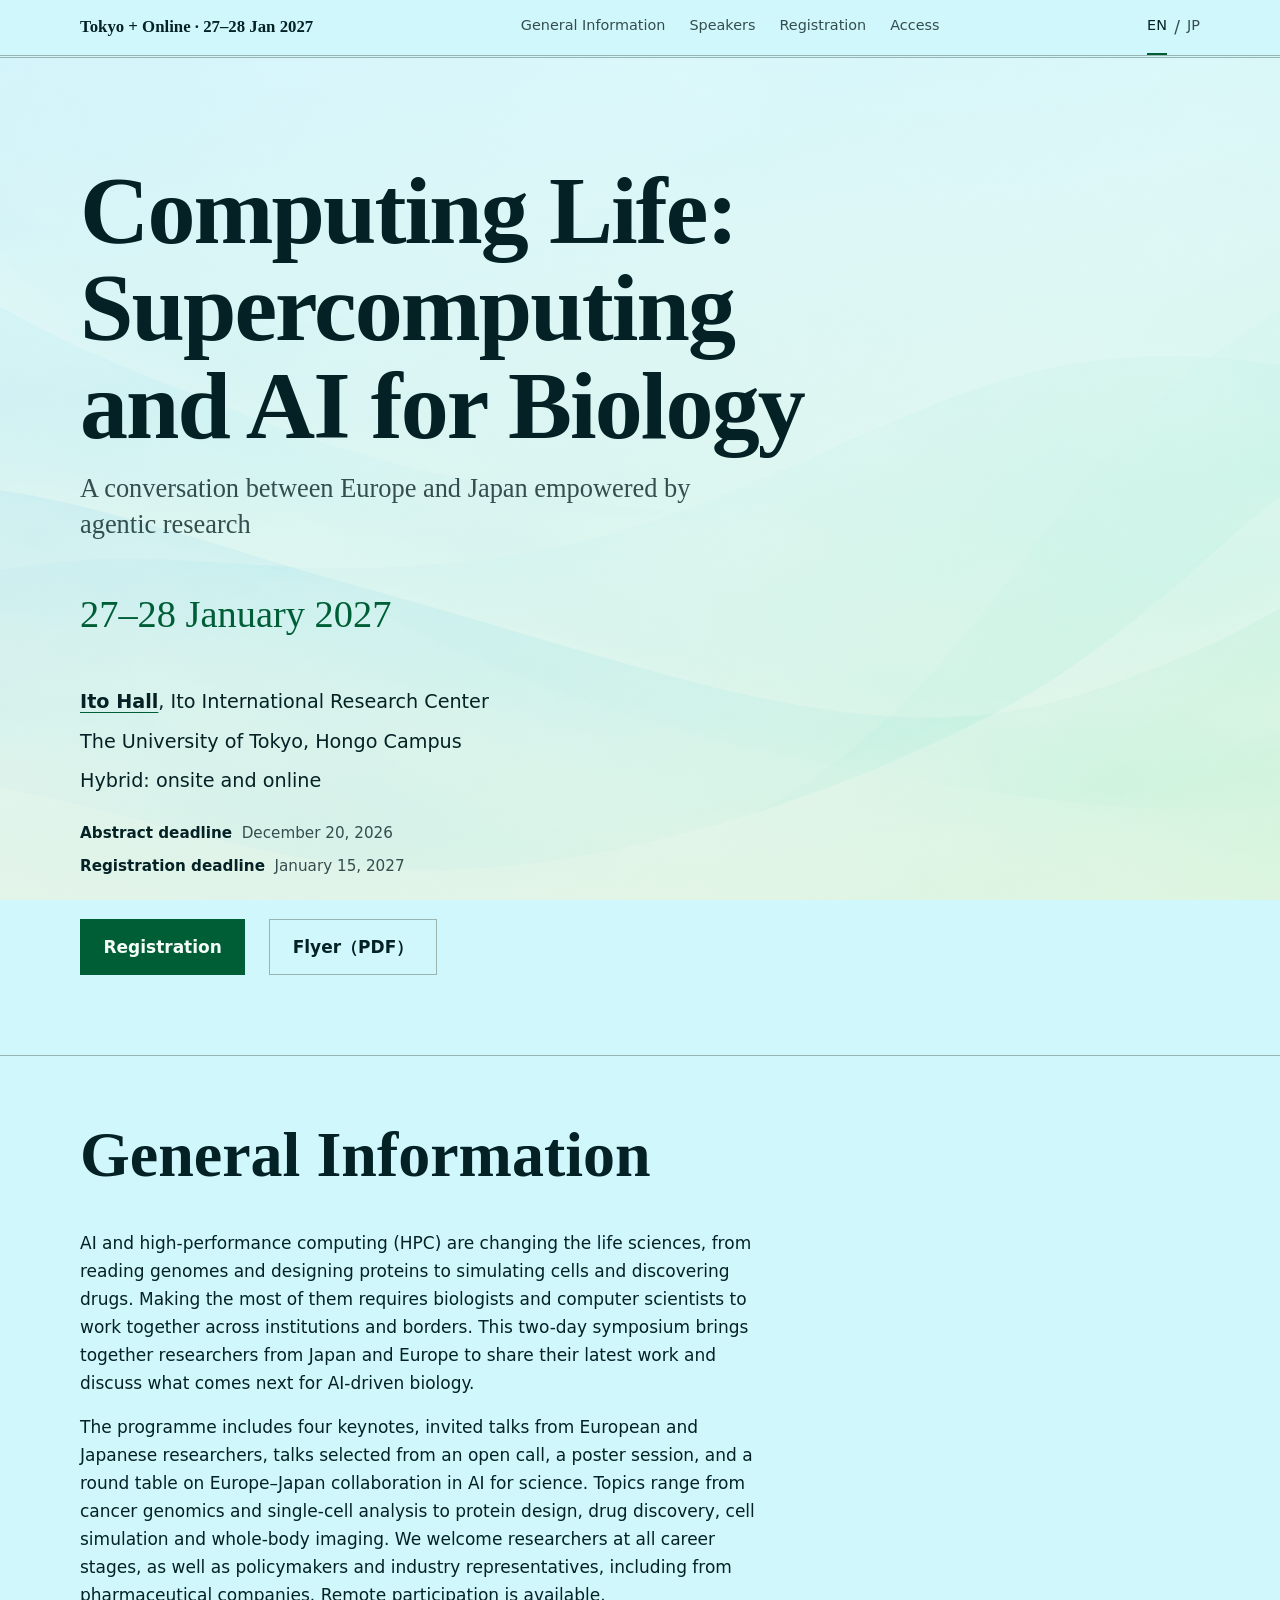
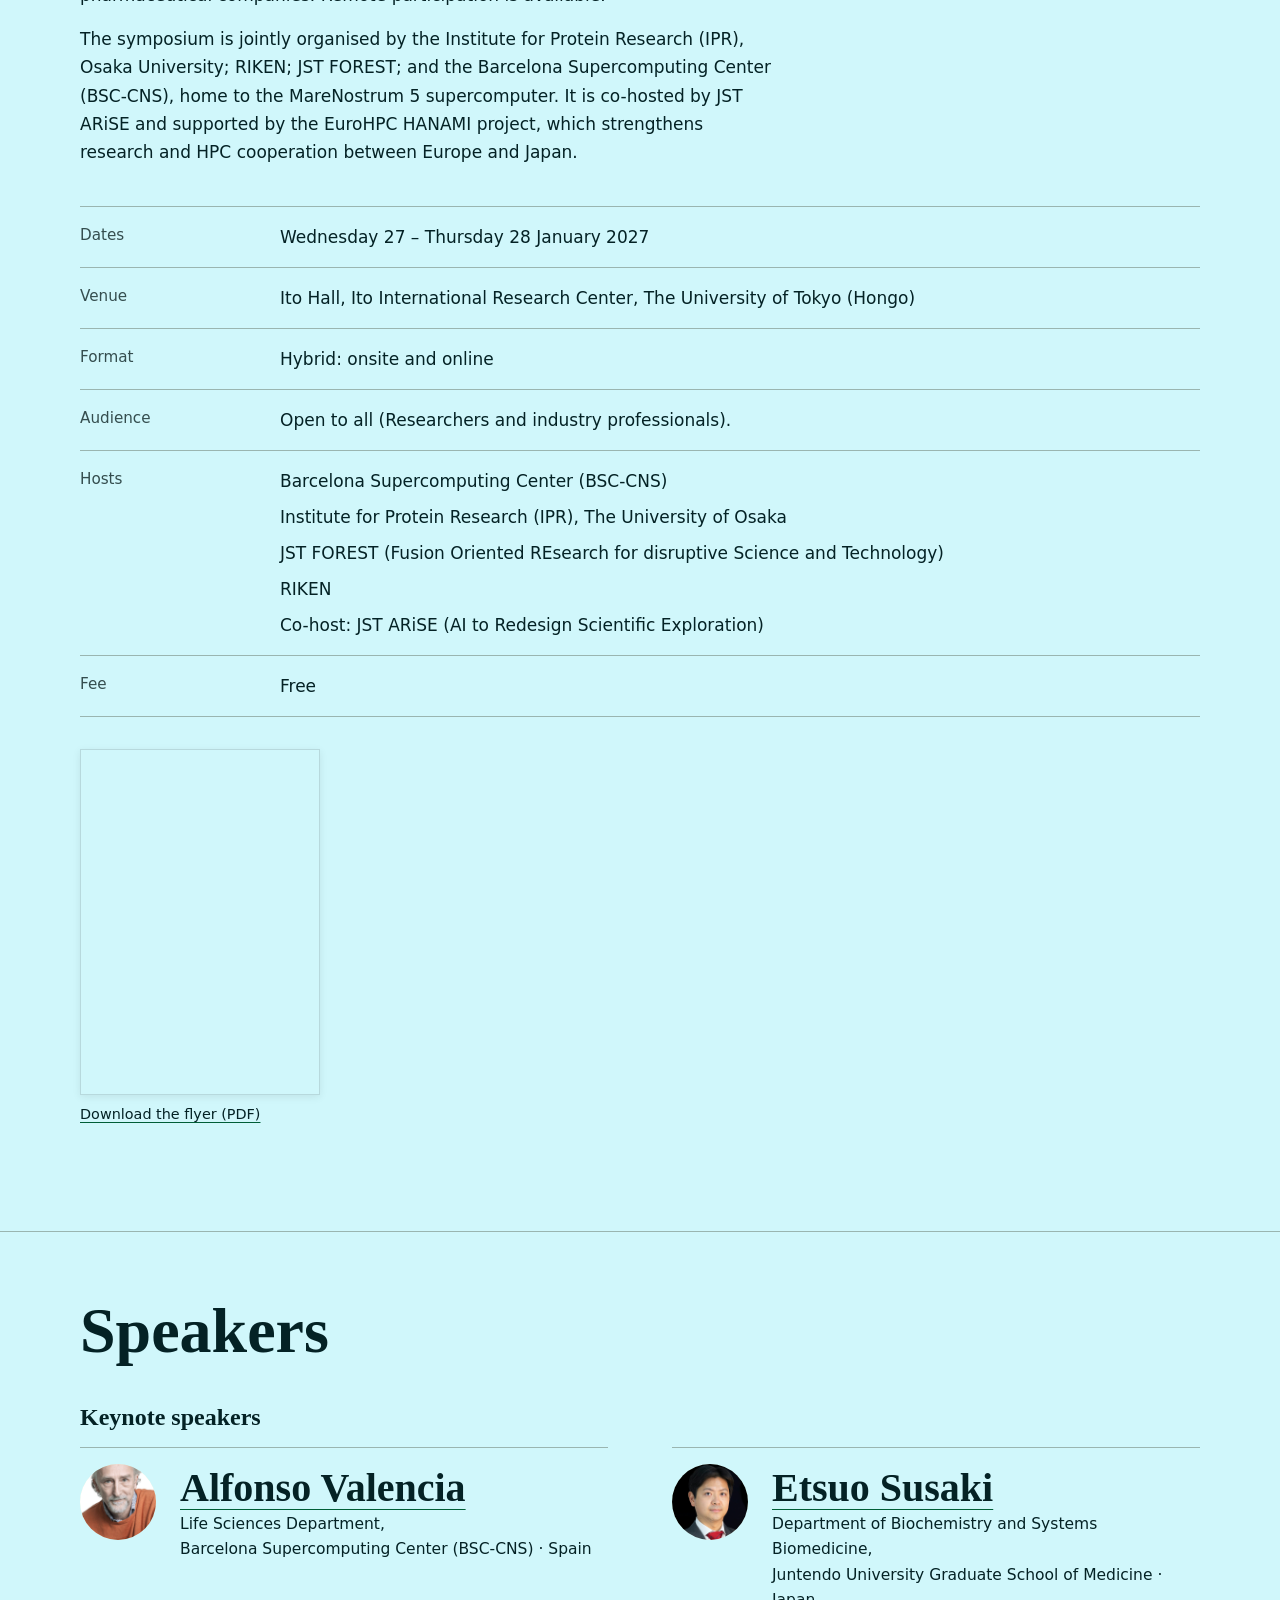
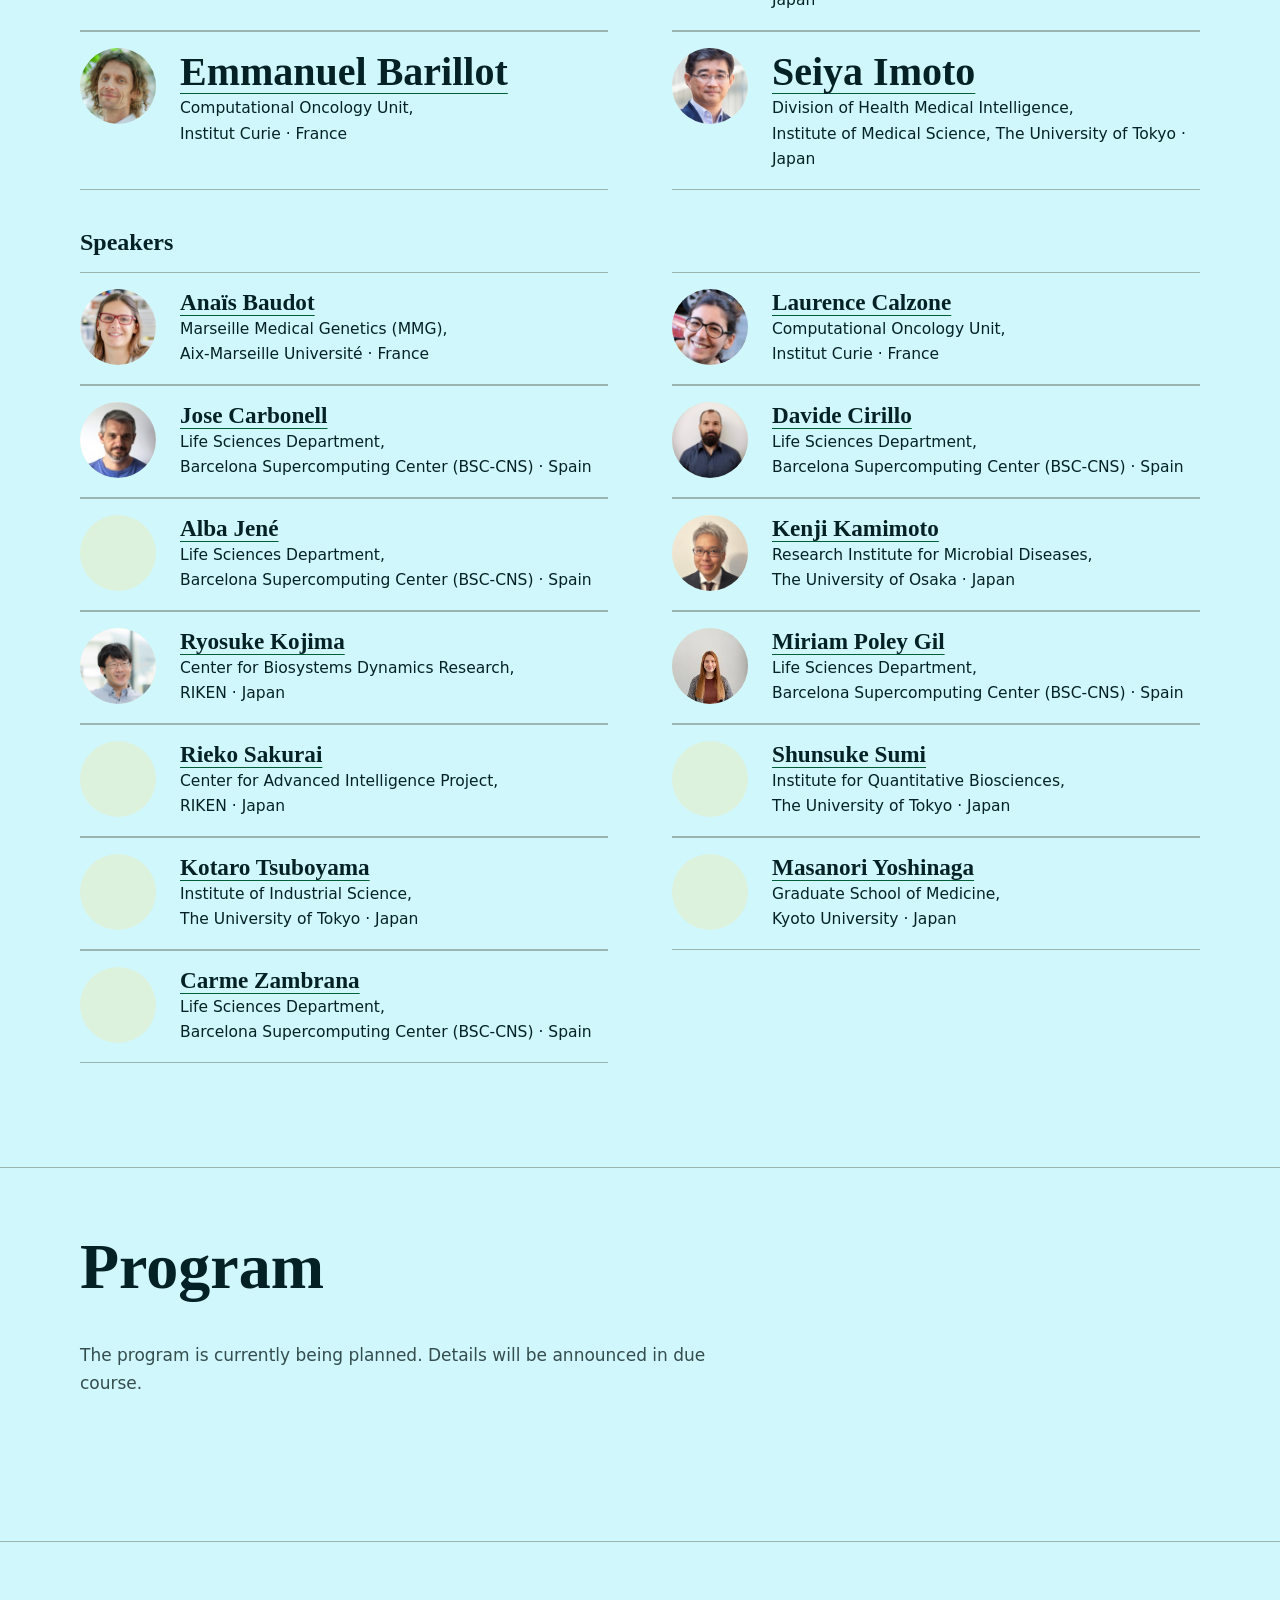
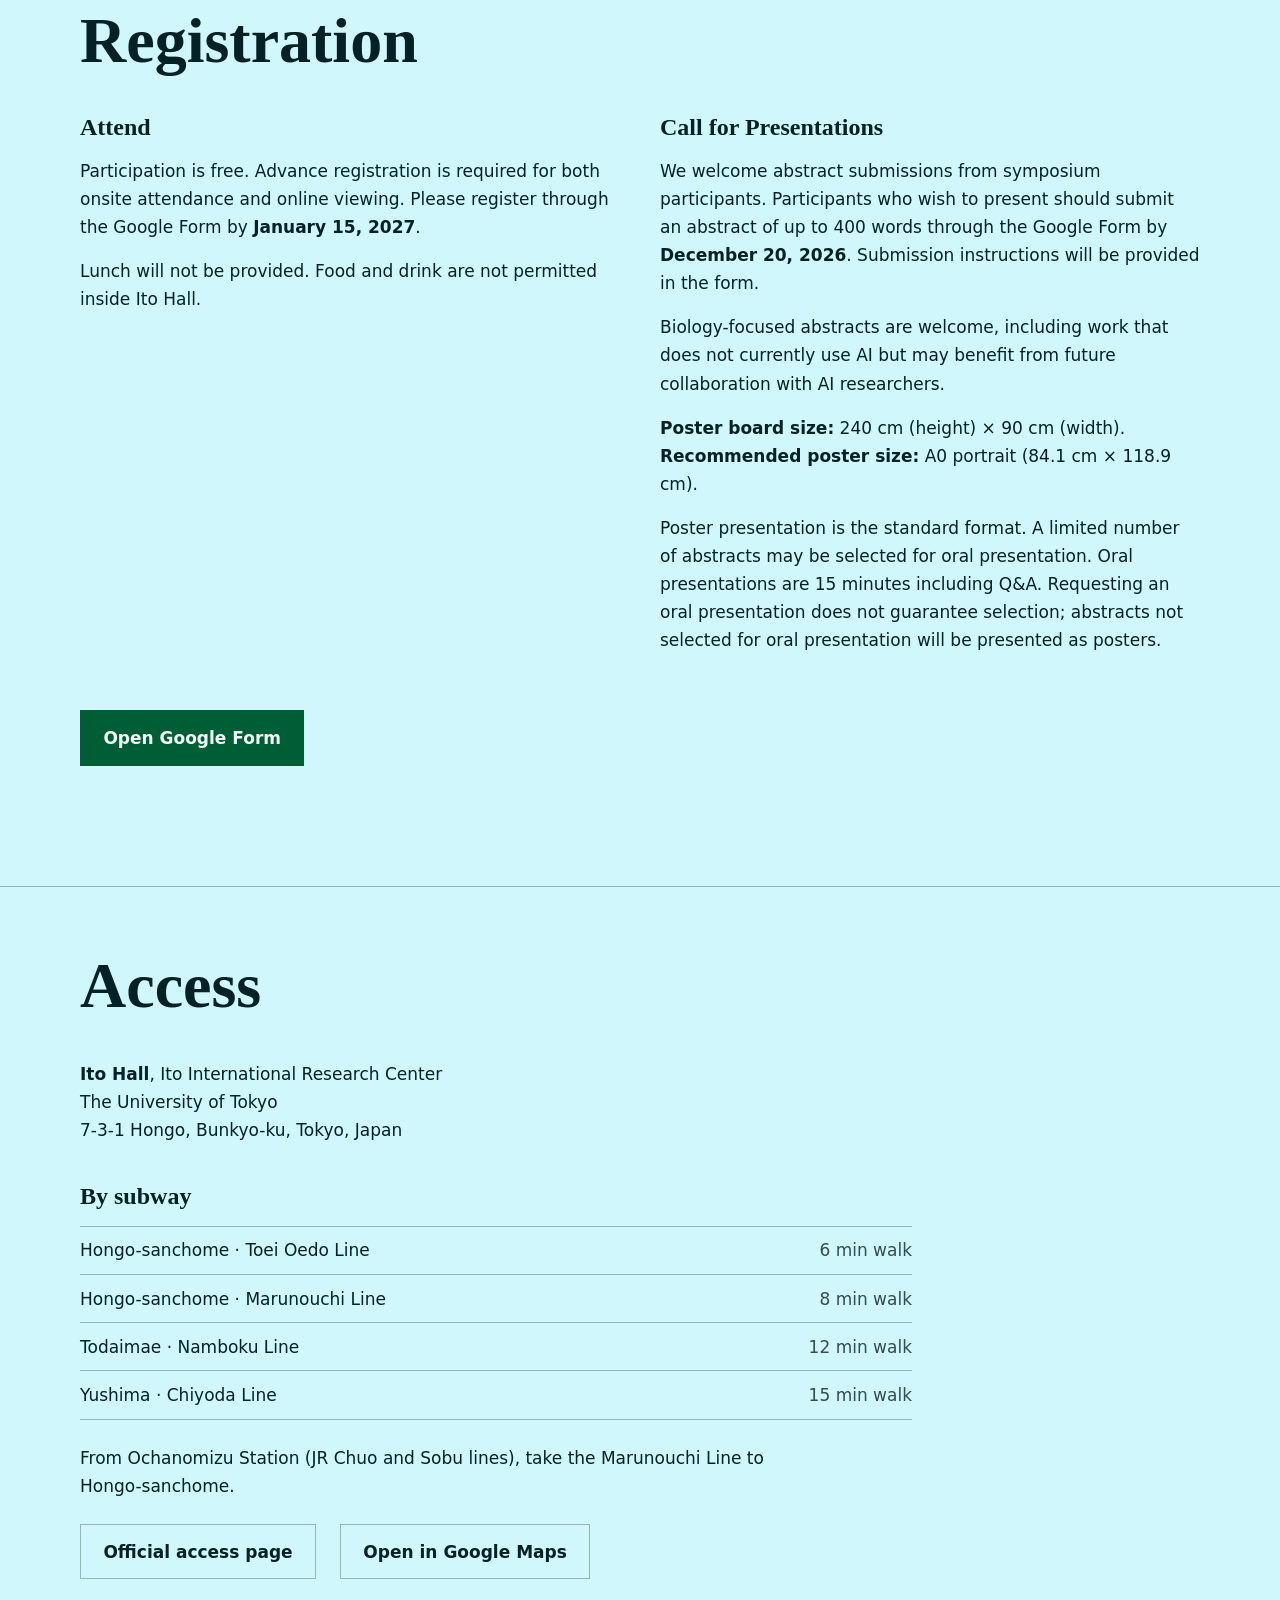
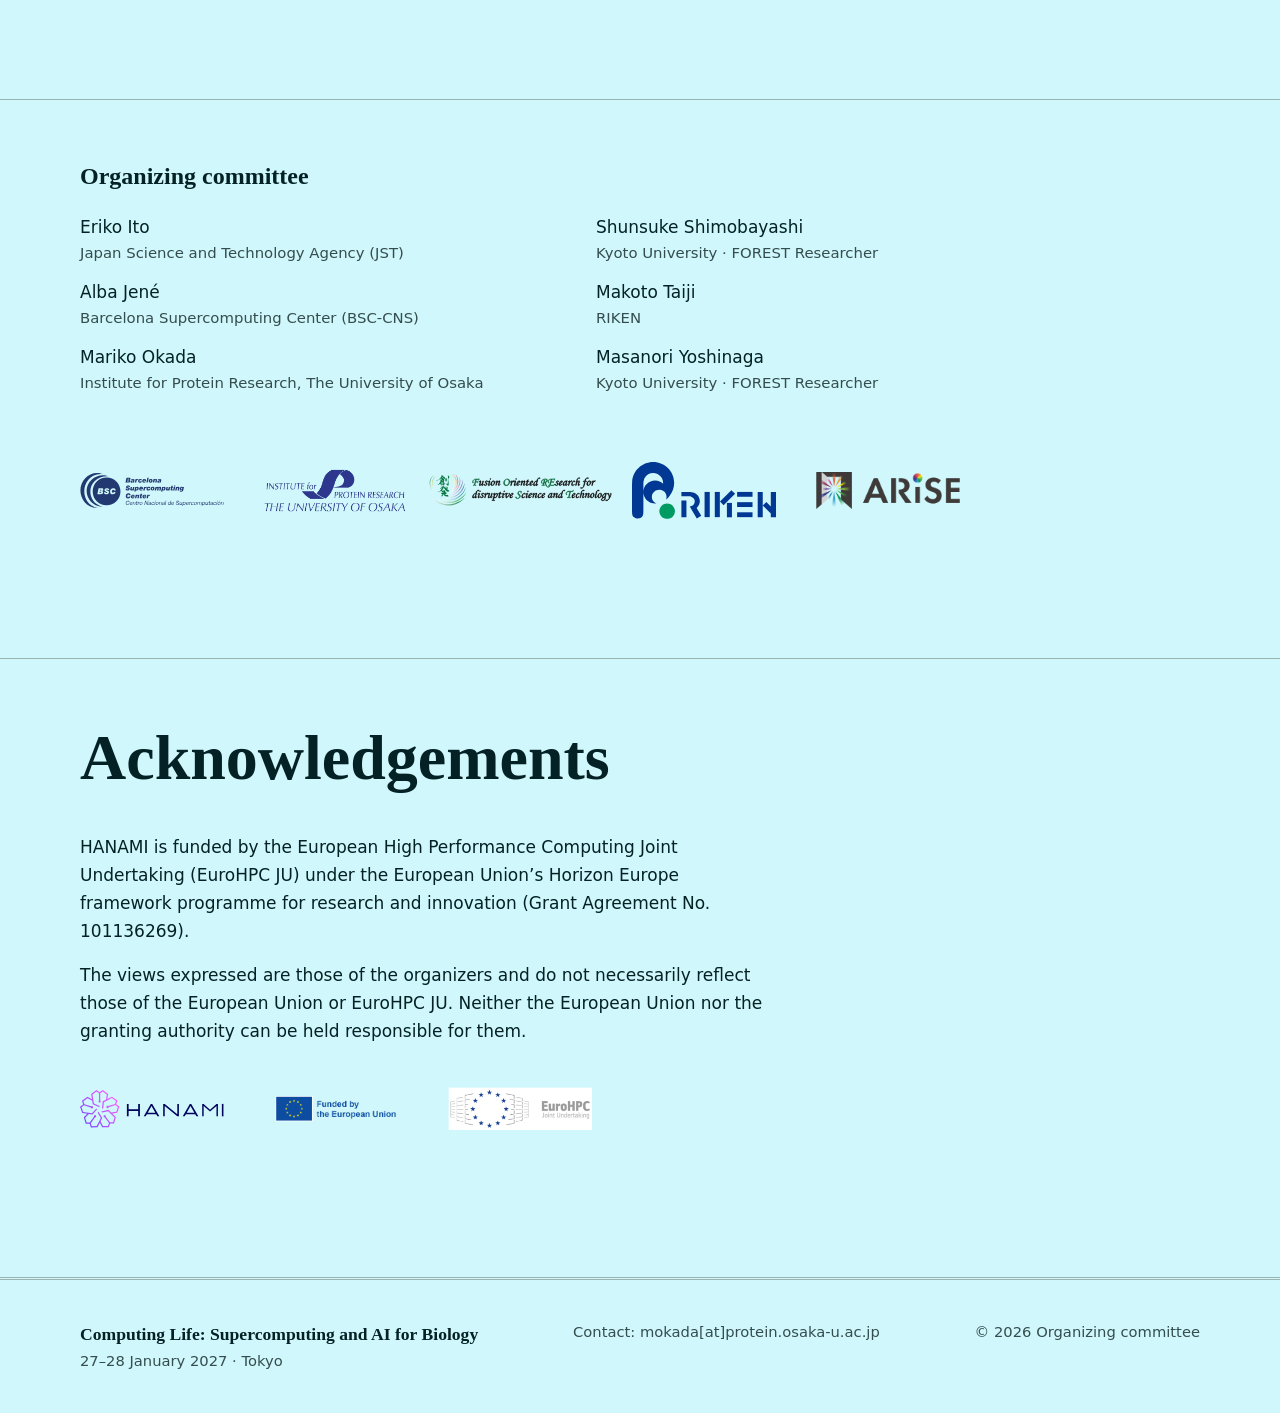
<file: index.html>
<!DOCTYPE html>
<html lang="en">
<head>
  <meta charset="utf-8">
  <meta name="viewport" content="width=device-width, initial-scale=1">
  <meta http-equiv="Content-Security-Policy" content="default-src 'none'; style-src 'self'; script-src 'self'; img-src 'self' data:; base-uri 'none'; form-action 'none'">
  <title>Computing Life: Supercomputing and AI for Biology — 27–28 January 2027, Tokyo</title>
  <meta name="description" content="A conversation between Europe and Japan empowered by agentic research. 27–28 January 2027 at Ito Hall, The University of Tokyo.">
  <meta name="theme-color" content="#e8f4f1">
  <link rel="stylesheet" href="assets/css/style.css">
  <script src="assets/js/main.js" defer></script>
</head>
<body>
  <a class="skip" href="#general">Skip to content</a>

  <header class="masthead">
    <div class="wrap">
      <a class="masthead__mark" href="#top">Tokyo + Online · 27–28 Jan 2027</a>
      <nav aria-label="Sections and language">
        <ul>
          <li><a href="#general">General Information</a></li>
          <li><a href="#speakers">Speakers</a></li>
          <li><a href="#registration">Registration</a></li>
          <li><a href="#access">Access</a></li>
        </ul>
      </nav>
      <div class="language-switch" role="group" aria-label="Language">
        <a href="index.html" lang="en" aria-current="page">EN</a><span aria-hidden="true">/</span><a href="index-ja.html" lang="ja">JP</a>
      </div>
    </div>
  </header>

  <main id="top">
    <section class="hero" aria-labelledby="hero-title">
      <div class="wrap">
        <h1 class="hero__title" id="hero-title">Computing Life: Supercomputing and AI for Biology</h1>
        <p class="hero__subtitle">A conversation between Europe and Japan empowered by agentic research</p>
        <p class="hero__date">27–28 January 2027</p>
        <p class="hero__meta">
          <span><a href="#access"><strong>Ito Hall</strong></a>, Ito International Research Center</span>
          <span>The University of Tokyo, Hongo Campus</span>
          <span>Hybrid: onsite and online</span>
        </p>
        <p class="hero__deadlines">
          <span><strong>Abstract deadline</strong> December 20, 2026</span>
          <span><strong>Registration deadline</strong> January 15, 2027</span>
        </p>
        <p class="hero__cta">
          <a class="btn" href="#registration">Registration</a>
          <a class="btn btn--quiet" href="assets/flyer/computing_life_flyer.pdf" type="application/pdf">Flyer（PDF）</a>
        </p>
      </div>
    </section>

    <section class="section" id="general" aria-labelledby="general-h">
      <div class="wrap">
        <h2 id="general-h">General Information</h2>
        <p>AI and high-performance computing (HPC) are changing the life sciences, from reading genomes and designing proteins to simulating cells and discovering drugs. Making the most of them requires biologists and computer scientists to work together across institutions and borders.
        This two-day symposium brings together researchers from Japan and Europe to share their latest work and discuss what comes next for AI-driven biology.</p>

        <p>The programme includes four keynotes, invited talks from European and Japanese researchers, talks selected from an open call, a poster session, and a round table on Europe–Japan collaboration in AI for science. Topics range from cancer genomics and single-cell analysis to protein design, drug discovery, cell simulation and whole-body imaging.
        We welcome researchers at all career stages, as well as policymakers and industry representatives, including from pharmaceutical companies. Remote participation is available.</p>

        <p>The symposium is jointly organised by the Institute for Protein Research (IPR), Osaka University; RIKEN; JST FOREST; and the Barcelona Supercomputing Center (BSC-CNS), home to the MareNostrum 5 supercomputer. It is co-hosted by JST ARiSE and supported by the EuroHPC HANAMI project, which strengthens research and HPC cooperation between Europe and Japan.</p>

        <dl class="facts">
          <div>
            <dt>Dates</dt>
            <dd>Wednesday 27 – Thursday 28 January 2027</dd>
          </div>
          <div>
            <dt>Venue</dt>
            <dd>Ito Hall, Ito International Research Center, The University of Tokyo (Hongo)</dd>
          </div>
          <div>
            <dt>Format</dt>
            <dd>Hybrid: onsite and online</dd>
          </div>
          <div>
            <dt>Audience</dt>
            <dd>Open to all (Researchers and industry professionals).</dd>
          </div>
          <div>
            <dt>Hosts</dt>
            <dd>
              <ul class="org-names">
                <li>Barcelona Supercomputing Center (BSC-CNS)</li>
                <li>Institute for Protein Research (IPR), The University of Osaka</li>
                <li>JST FOREST (Fusion Oriented REsearch for disruptive Science and Technology)</li>
                <li>RIKEN</li>
                <li>Co-host: JST ARiSE (AI to Redesign Scientific Exploration)</li>
              </ul>
            </dd>
          </div>
          <div>
            <dt>Fee</dt>
            <dd>Free</dd>
          </div>
        </dl>
        <figure class="flyer">
          <a href="assets/flyer/computing_life_flyer.pdf" type="application/pdf">
          <img src="assets/flyer/computing_life_flyer.png" alt="Symposium flyer" width="240" height="340" loading="lazy" decoding="async">
          </a>
          <figcaption><a href="assets/flyer/computing_life_flyer.pdf" type="application/pdf">Download the flyer (PDF)</a></figcaption>
      </div>
    </section>

    <section class="section" id="speakers" aria-labelledby="speakers-h">
      <div class="wrap">
        <h2 id="speakers-h">Speakers</h2>

        <h3>Keynote speakers</h3>
        <ul class="people people--key">
          <li class="person">
            <img class="person__photo" src="assets/images/speakers/portraits-final/alfonso-valencia.png" alt="Alfonso Valencia" width="320" height="320" loading="lazy" decoding="async">
            <div class="person__details"><a class="person__name" href="https://www.bsc.es/valencia-alfonso" target="_blank" rel="noopener">Alfonso Valencia</a><span class="person__role"><b>Life Sciences Department,<br>Barcelona Supercomputing Center (BSC-CNS) · Spain</b></span></div>
          </li>
          <li class="person">
            <img class="person__photo" src="assets/images/speakers/portraits-final/etsuo-susaki.png" alt="Etsuo Susaki" width="320" height="320" loading="lazy" decoding="async">
            <div class="person__details"><a class="person__name" href="https://www.dbsb.science" target="_blank" rel="noopener">Etsuo Susaki</a><span class="person__role"><b>Department of Biochemistry and Systems Biomedicine,<br>Juntendo University Graduate School of Medicine · Japan</b></span></div>
          </li>
          <li class="person">
            <img class="person__photo" src="assets/images/speakers/portraits-final/emmanuel-barillot.png" alt="Emmanuel Barillot" width="320" height="320" loading="lazy" decoding="async">
            <div class="person__details"><a class="person__name" href="https://institut-curie.org/person/emmanuel-barillot" target="_blank" rel="noopener">Emmanuel Barillot</a><span class="person__role"><b>Computational Oncology Unit,<br>Institut Curie · France</b></span></div>
          </li>
          <li class="person">
            <img class="person__photo" src="assets/images/speakers/portraits-final/seiya-imoto.png" alt="Seiya Imoto" width="320" height="320" loading="lazy" decoding="async">
            <div class="person__details"><a class="person__name" href="https://hmi-genome-seq.com" target="_blank" rel="noopener">Seiya Imoto</a><span class="person__role"><b>Division of Health Medical Intelligence,<br>Institute of Medical Science, The University of Tokyo · Japan</b></span></div>
          </li>
        </ul>

        <h3>Speakers</h3>
        <ul class="people">
          <li class="person">
            <img class="person__photo" src="assets/images/speakers/portraits-final/anais-baudot.png" alt="Anaïs Baudot" width="320" height="320" loading="lazy" decoding="async">
            <div class="person__details"><a class="person__name" href="https://mmg.univ-amu.fr/en/teams/baudot-anais" target="_blank" rel="noopener">Anaïs Baudot</a><span class="person__role"><b>Marseille Medical Genetics (MMG),<br>Aix-Marseille Université · France</b></span></div>
          </li>
          <li class="person">
            <img class="person__photo" src="assets/images/speakers/portraits-final/laurence-calzone.png" alt="Laurence Calzone" width="320" height="320" loading="lazy" decoding="async">
            <div class="person__details"><a class="person__name" href="https://institut-curie.org/person/laurence-calzone" target="_blank" rel="noopener">Laurence Calzone</a><span class="person__role"><b>Computational Oncology Unit,<br>Institut Curie · France</b></span></div>
          </li>
          <li class="person">
            <img class="person__photo" src="assets/images/speakers/portraits-final/jose-carbonell.png" alt="Jose Carbonell" width="320" height="320" loading="lazy" decoding="async">
            <div class="person__details"><a class="person__name" href="https://www.bsc.es/carbonell-caballero-jose" target="_blank" rel="noopener">Jose Carbonell</a><span class="person__role"><b>Life Sciences Department,<br>Barcelona Supercomputing Center (BSC-CNS) · Spain</b></span></div>
          </li>
          <li class="person">
            <img class="person__photo" src="assets/images/speakers/portraits-final/davide-cirillo.png" alt="Davide Cirillo" width="320" height="320" loading="lazy" decoding="async">
            <div class="person__details"><a class="person__name" href="https://www.bsc.es/cirillo-davide" target="_blank" rel="noopener">Davide Cirillo</a><span class="person__role"><b>Life Sciences Department,<br>Barcelona Supercomputing Center (BSC-CNS) · Spain</b></span></div>
          </li>
          <li class="person">
            <img class="person__photo" src="assets/images/speakers/portraits-final/alba-jene.jpg" alt="Alba Jené" width="320" height="320" loading="lazy" decoding="async">
            <div class="person__details"><a class="person__name" href="https://www.bsc.es/jene-alba" target="_blank" rel="noopener">Alba Jené</a><span class="person__role"><b>Life Sciences Department,<br>Barcelona Supercomputing Center (BSC-CNS) · Spain</b></span></div>
          </li>
          <li class="person">
            <img class="person__photo" src="assets/images/speakers/portraits-final/kenji-kamimoto.png" alt="Kenji Kamimoto" width="320" height="320" loading="lazy" decoding="async">
            <div class="person__details"><a class="person__name" href="https://kamimoto.digital" target="_blank" rel="noopener">Kenji Kamimoto</a><span class="person__role"><b>Research Institute for Microbial Diseases,<br>The University of Osaka · Japan</b></span></div>
          </li>
          <li class="person">
            <img class="person__photo" src="assets/images/speakers/portraits-final/ryosuke-kojima.png" alt="Ryosuke Kojima" width="320" height="320" loading="lazy" decoding="async">
            <div class="person__details"><a class="person__name" href="https://www.bdr.riken.jp/en/research/labs/kojima-r/index.html" target="_blank" rel="noopener">Ryosuke Kojima</a><span class="person__role"><b>Center for Biosystems Dynamics Research,<br>RIKEN · Japan</b></span></div>
          </li>
          <li class="person">
            <img class="person__photo" src="assets/images/speakers/portraits-final/mpoley.jpeg" alt="Miriam Poley Gil" width="320" height="320" loading="lazy" decoding="async">
            <div class="person__details"><a class="person__name" href="https://www.bsc.es/poley-gil-miriam" target="_blank" rel="noopener">Miriam Poley Gil</a><span class="person__role"><b>Life Sciences Department,<br>Barcelona Supercomputing Center (BSC-CNS) · Spain</b></span></div>
          </li>
          <li class="person">
            <img class="person__photo" src="assets/images/speakers/portraits-final/rieko-sakurai.png" alt="Rieko Sakurai" width="320" height="320" loading="lazy" decoding="async">
            <div class="person__details"><a class="person__name" href="https://researchmap.jp/re9h5tgus?lang=en" target="_blank" rel="noopener">Rieko Sakurai</a><span class="person__role"><b>Center for Advanced Intelligence Project,<br>RIKEN · Japan</b></span></div>
          </li>
          <li class="person">
            <img class="person__photo" src="assets/images/speakers/portraits-final/shunsuke-sumi.png" alt="Shunsuke Sumi" width="320" height="320" loading="lazy" decoding="async">
            <div class="person__details"><a class="person__name" href="https://researchmap.jp/shunsukesumi?lang=en" target="_blank" rel="noopener">Shunsuke Sumi</a><span class="person__role"><b>Institute for Quantitative Biosciences,<br>The University of Tokyo · Japan</b></span></div>
          </li>
          <li class="person">
            <img class="person__photo" src="assets/images/speakers/portraits-final/kotaro-tsuboyama.png" alt="Kotaro Tsuboyama" width="320" height="320" loading="lazy" decoding="async">
            <div class="person__details"><a class="person__name" href="https://www.tsubolab.org" target="_blank" rel="noopener">Kotaro Tsuboyama</a><span class="person__role"><b>Institute of Industrial Science,<br>The University of Tokyo · Japan</b></span></div>
          </li>
          <li class="person">
            <img class="person__photo" src="assets/images/speakers/portraits-final/masanori-yoshinaga.png" alt="Masanori Yoshinaga" width="320" height="320" loading="lazy" decoding="async">
            <div class="person__details"><a class="person__name" href="https://researchmap.jp/m_yoshi?lang=en" target="_blank" rel="noopener">Masanori Yoshinaga</a><span class="person__role"><b>Graduate School of Medicine,<br>Kyoto University · Japan</b></span></div>
          </li>
          <li class="person">
            <img class="person__photo" src="assets/images/speakers/portraits-final/carme-zambrana.jpeg" alt="Carme Zambrana" width="320" height="320" loading="lazy" decoding="async">
            <div class="person__details"><a class="person__name" href="https://www.bsc.es/zambrana-carme" target="_blank" rel="noopener">Carme Zambrana</a><span class="person__role"><b>Life Sciences Department,<br>Barcelona Supercomputing Center (BSC-CNS) · Spain</b></span></div>
          </li>
        </ul>
      </div>
    </section>


    <section class="section section--soft" id="program" aria-labelledby="program-h">
      <div class="wrap">
        <h2 id="program-h">Program</h2>
        <p class="notice">The program is currently being planned. Details will be announced in due course.</p>
      </div>
    </section>

    <section class="section section--soft" id="registration" aria-labelledby="registration-h">
      <div class="wrap">
        <h2 id="registration-h">Registration</h2>
        <div class="reg">
          <div>
            <h3>Attend</h3>
            <p>Participation is free. Advance registration is required for both onsite attendance and online viewing. Please register through the Google Form by <strong>January 15, 2027</strong>.</p>
            <p>Lunch will not be provided. Food and drink are not permitted inside Ito Hall.</p>
          </div>
          <div>
            <h3>Call for Presentations</h3>
            <p>We welcome abstract submissions from symposium participants. Participants who wish to present should submit an abstract of up to 400 words through the Google Form by <strong>December 20, 2026</strong>. Submission instructions will be provided in the form.</p>
            <p>Biology-focused abstracts are welcome, including work that does not currently use AI but may benefit from future collaboration with AI researchers.</p>
            <p><strong>Poster board size:</strong> 240 cm (height) × 90 cm (width).<br><strong>Recommended poster size:</strong> A0 portrait (84.1 cm × 118.9 cm).</p>
            <p>Poster presentation is the standard format. A limited number of abstracts may be selected for oral presentation. Oral presentations are 15 minutes including Q&amp;A. Requesting an oral presentation does not guarantee selection; abstracts not selected for oral presentation will be presented as posters.</p>
          </div>
          <div>
            <p><a class="btn" href="https://forms.gle/ckXwF1gBt7Aojx8a7" target="_blank" rel="noopener noreferrer">Open Google Form</a></p>
          </div>
        </div>
      </div>
    </section>

    <section class="section" id="access" aria-labelledby="access-h">
      <div class="wrap">
        <h2 id="access-h">Access</h2>
        <p><strong>Ito Hall</strong>, Ito International Research Center<br>The University of Tokyo<br>7-3-1 Hongo, Bunkyo-ku, Tokyo, Japan</p>

        <h3>By subway</h3>
        <ul class="stations">
          <li><span>Hongo-sanchome · Toei Oedo Line</span><span>6 min walk</span></li>
          <li><span>Hongo-sanchome · Marunouchi Line</span><span>8 min walk</span></li>
          <li><span>Todaimae · Namboku Line</span><span>12 min walk</span></li>
          <li><span>Yushima · Chiyoda Line</span><span>15 min walk</span></li>
        </ul>
        <p>From Ochanomizu Station (JR Chuo and Sobu lines), take the Marunouchi Line to Hongo-sanchome.</p>

        <p class="access-links">
          <a class="btn btn--quiet" href="https://www.u-tokyo.ac.jp/adm/iirc/en/access.html" rel="noopener noreferrer">Official access page</a>
          <a class="btn btn--quiet" href="https://www.google.com/maps/search/?api=1&amp;query=Ito+Hall+The+University+of+Tokyo" rel="noopener noreferrer">Open in Google Maps</a>
        </p>
      </div>
    </section>

    <section class="section section--soft" id="organizers" aria-labelledby="organizers-h">
      <div class="wrap">
        <h3 id="organizers-h">Organizing committee</h3>
        <ul class="committee">
          <li>Eriko Ito<span>Japan Science and Technology Agency (JST)</span></li>
          <li>Alba Jené<span>Barcelona Supercomputing Center (BSC-CNS)</span></li>
          <li>Mariko Okada<span>Institute for Protein Research, The University of Osaka</span></li>
          <li>Shunsuke Shimobayashi<span>Kyoto University · FOREST Researcher</span></li>
          <li>Makoto Taiji<span>RIKEN</span></li>
          <li>Masanori Yoshinaga<span>Kyoto University · FOREST Researcher</span></li>
        </ul>
        <ul class="org-logos" aria-label="Host and co-host organization logos">
          <li><a class="org-logo" href="https://www.bsc.es/" aria-label="Barcelona Supercomputing Center (BSC-CNS), host" rel="noopener noreferrer"><span class="org-logo__image"><img src="assets/images/logos/BSC-blue.svg" alt="Barcelona Supercomputing Center (BSC-CNS)"></span></a></li>
          <li><a class="org-logo" href="https://www.protein.osaka-u.ac.jp/en/" aria-label="Institute for Protein Research, The University of Osaka, host" rel="noopener noreferrer"><span class="org-logo__image"><img src="assets/images/logos/ipr-osaka-logo.png" alt="Institute for Protein Research, The University of Osaka"></span></a></li>
          <li><a class="org-logo" href="https://www.jst.go.jp/souhatsu/en/" aria-label="JST FOREST, host" rel="noopener noreferrer"><span class="org-logo__image org-logo__image--large"><img src="assets/images/logos/jst-forest-logo.svg" alt="JST FOREST"></span></a></li>
          <li><a class="org-logo" href="https://www.riken.jp/en/" aria-label="RIKEN, host" rel="noopener noreferrer"><span class="org-logo__image"><img src="assets/images/logos/riken-logo.svg" alt="RIKEN"></span></a></li>
          <li><a class="org-logo" href="https://www.jst.go.jp/program/arise/en/index.html" aria-label="JST ARiSE, co-host" rel="noopener noreferrer"><span class="org-logo__image"><img src="assets/images/logos/jst-arise-logo.png" alt="JST ARiSE"></span></a></li>
        </ul>
      </div>
    </section>

    <section class="section section--soft" id="acknowledgements" aria-labelledby="acknowledgements-h">
      <div class="wrap">
        <h2 id="acknowledgements-h">Acknowledgements</h2>
        <p>HANAMI is funded by the European High Performance Computing Joint Undertaking (EuroHPC JU) under the European Union’s Horizon Europe framework programme for research and innovation (Grant Agreement No. 101136269).</p>
        <p>The views expressed are those of the organizers and do not necessarily reflect those of the European Union or EuroHPC JU. Neither the European Union nor the granting authority can be held responsible for them.</p>
        <ul class="org-logos org-logos--acknowledgements" aria-label="Acknowledgement logos">
          <li><a class="org-logo" href="https://hanami-project.com/" aria-label="HANAMI project" rel="noopener noreferrer"><span class="org-logo__image"><img src="assets/images/logos/hanami-logo.svg" alt="HANAMI"></span></a></li>
          <li><span class="org-logo"><span class="org-logo__image"><img src="assets/images/logos/eu-funded-by-european-union.png" alt="Funded by the European Union"></span></span></li>
          <li><span class="org-logo"><span class="org-logo__image"><img src="assets/images/logos/eurohpc-joint-undertaking.png" alt="EuroHPC Joint Undertaking"></span></span></li>
        </ul>
      </div>
    </section>
  </main>

  <footer class="footer">
    <div class="wrap">
      <p><strong>Computing Life: Supercomputing and AI for Biology</strong><br>27–28 January 2027 · Tokyo</p>
      <p>Contact: mokada[at]protein.osaka-u.ac.jp</p>
      <p>&copy; <span id="year">2026</span> Organizing committee</p>
    </div>
  </footer>
</body>
</html>
</file>
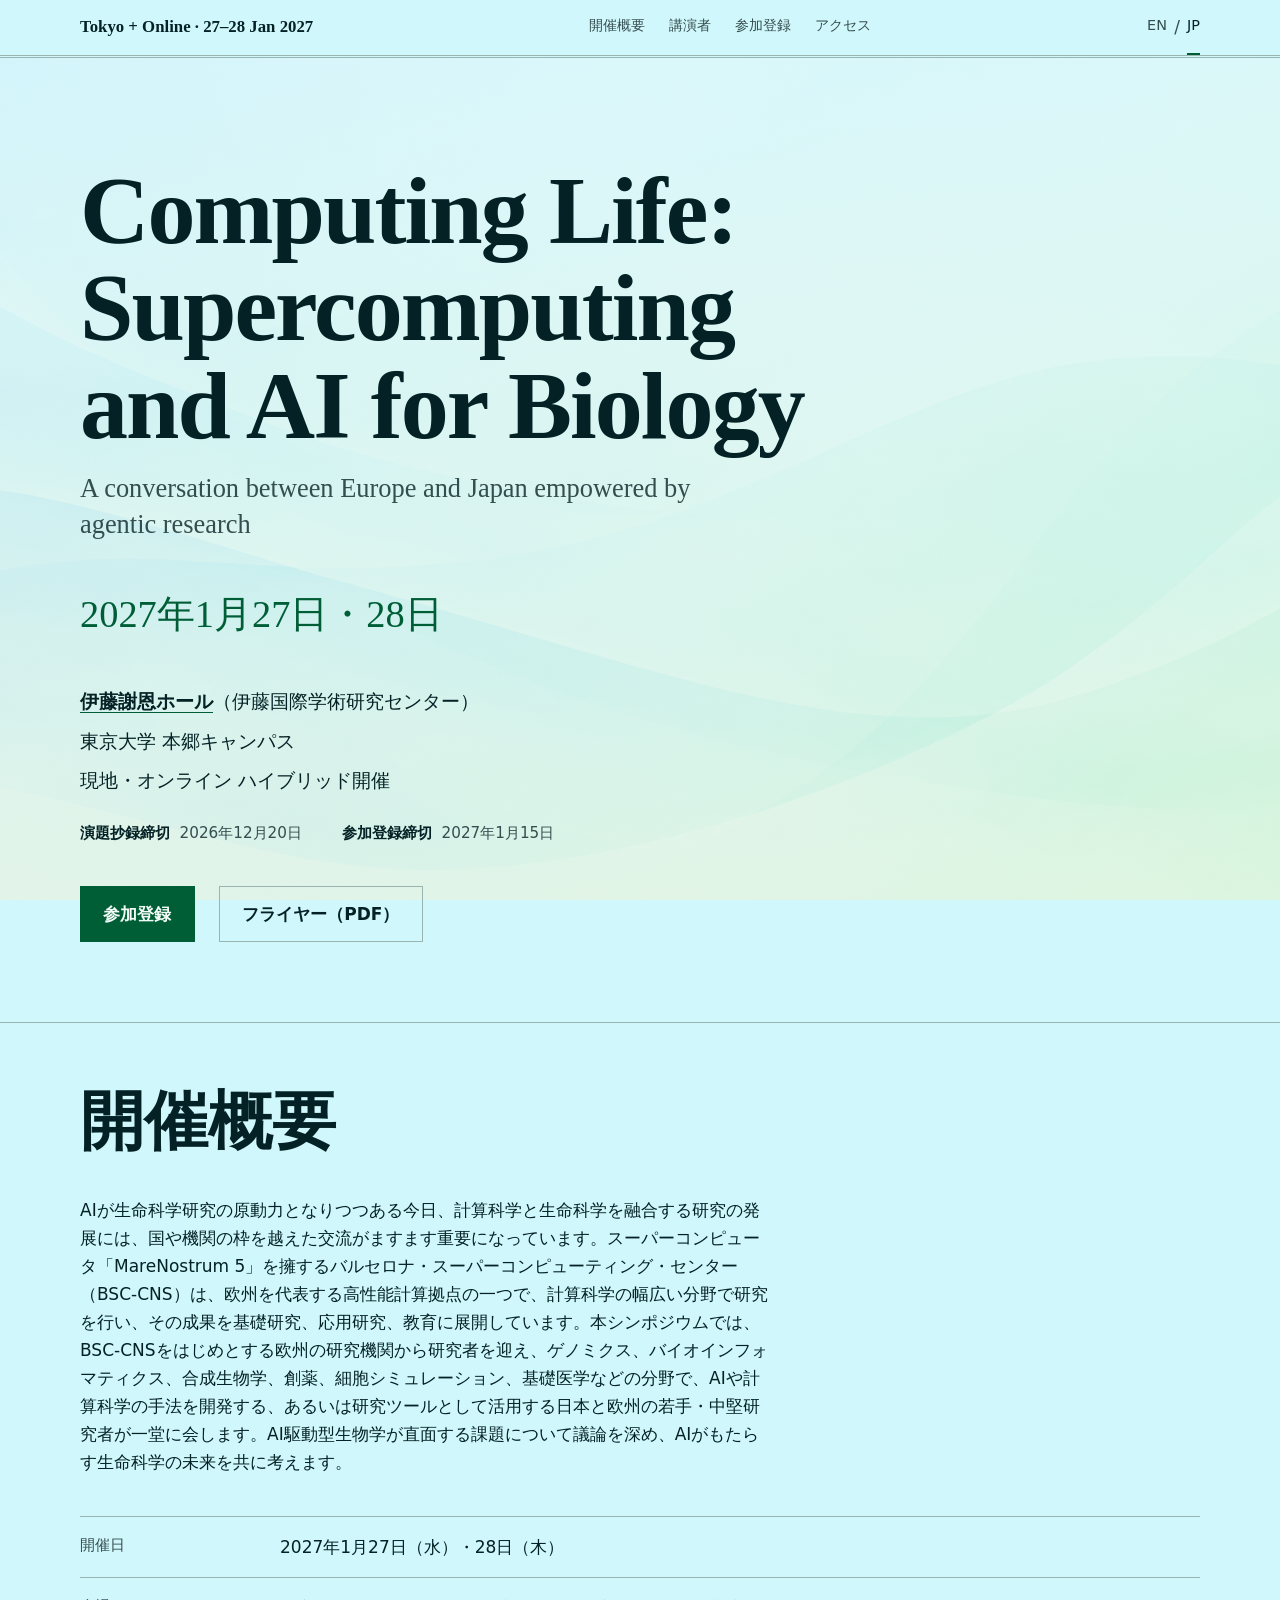
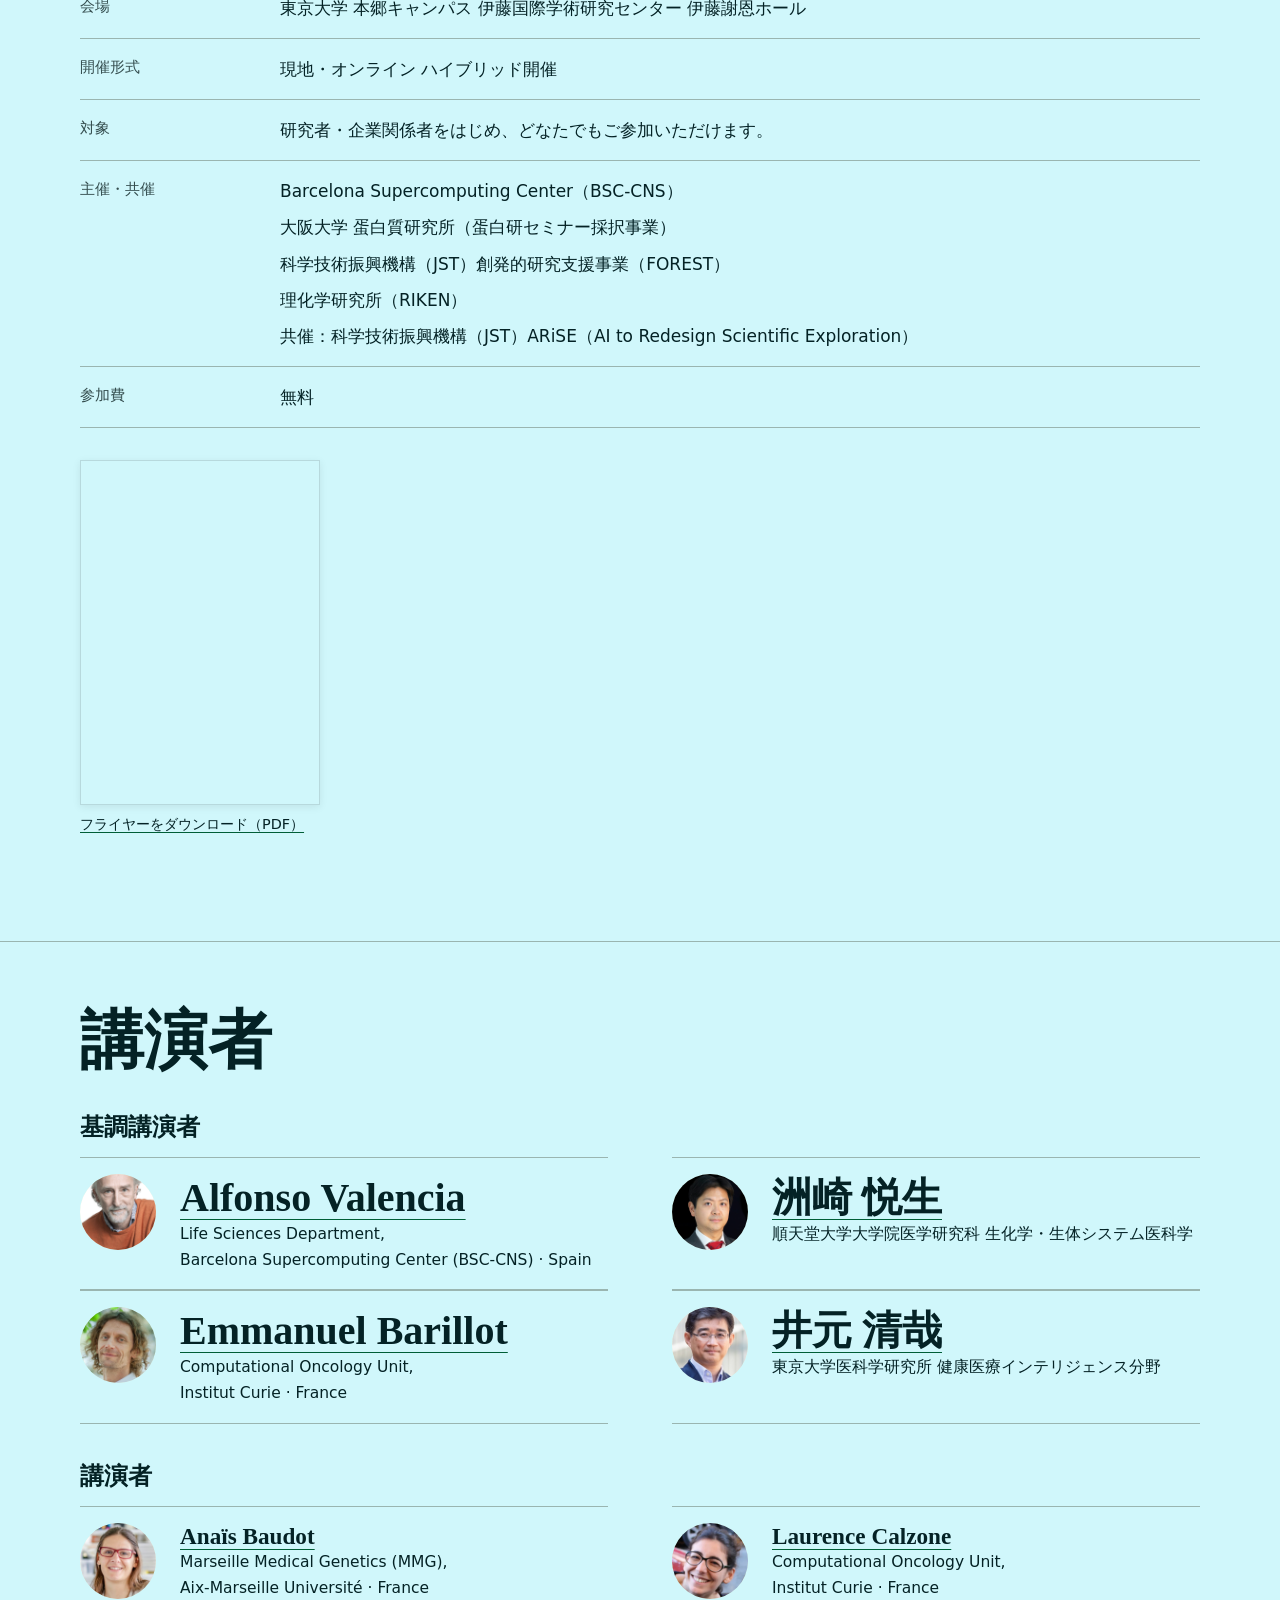
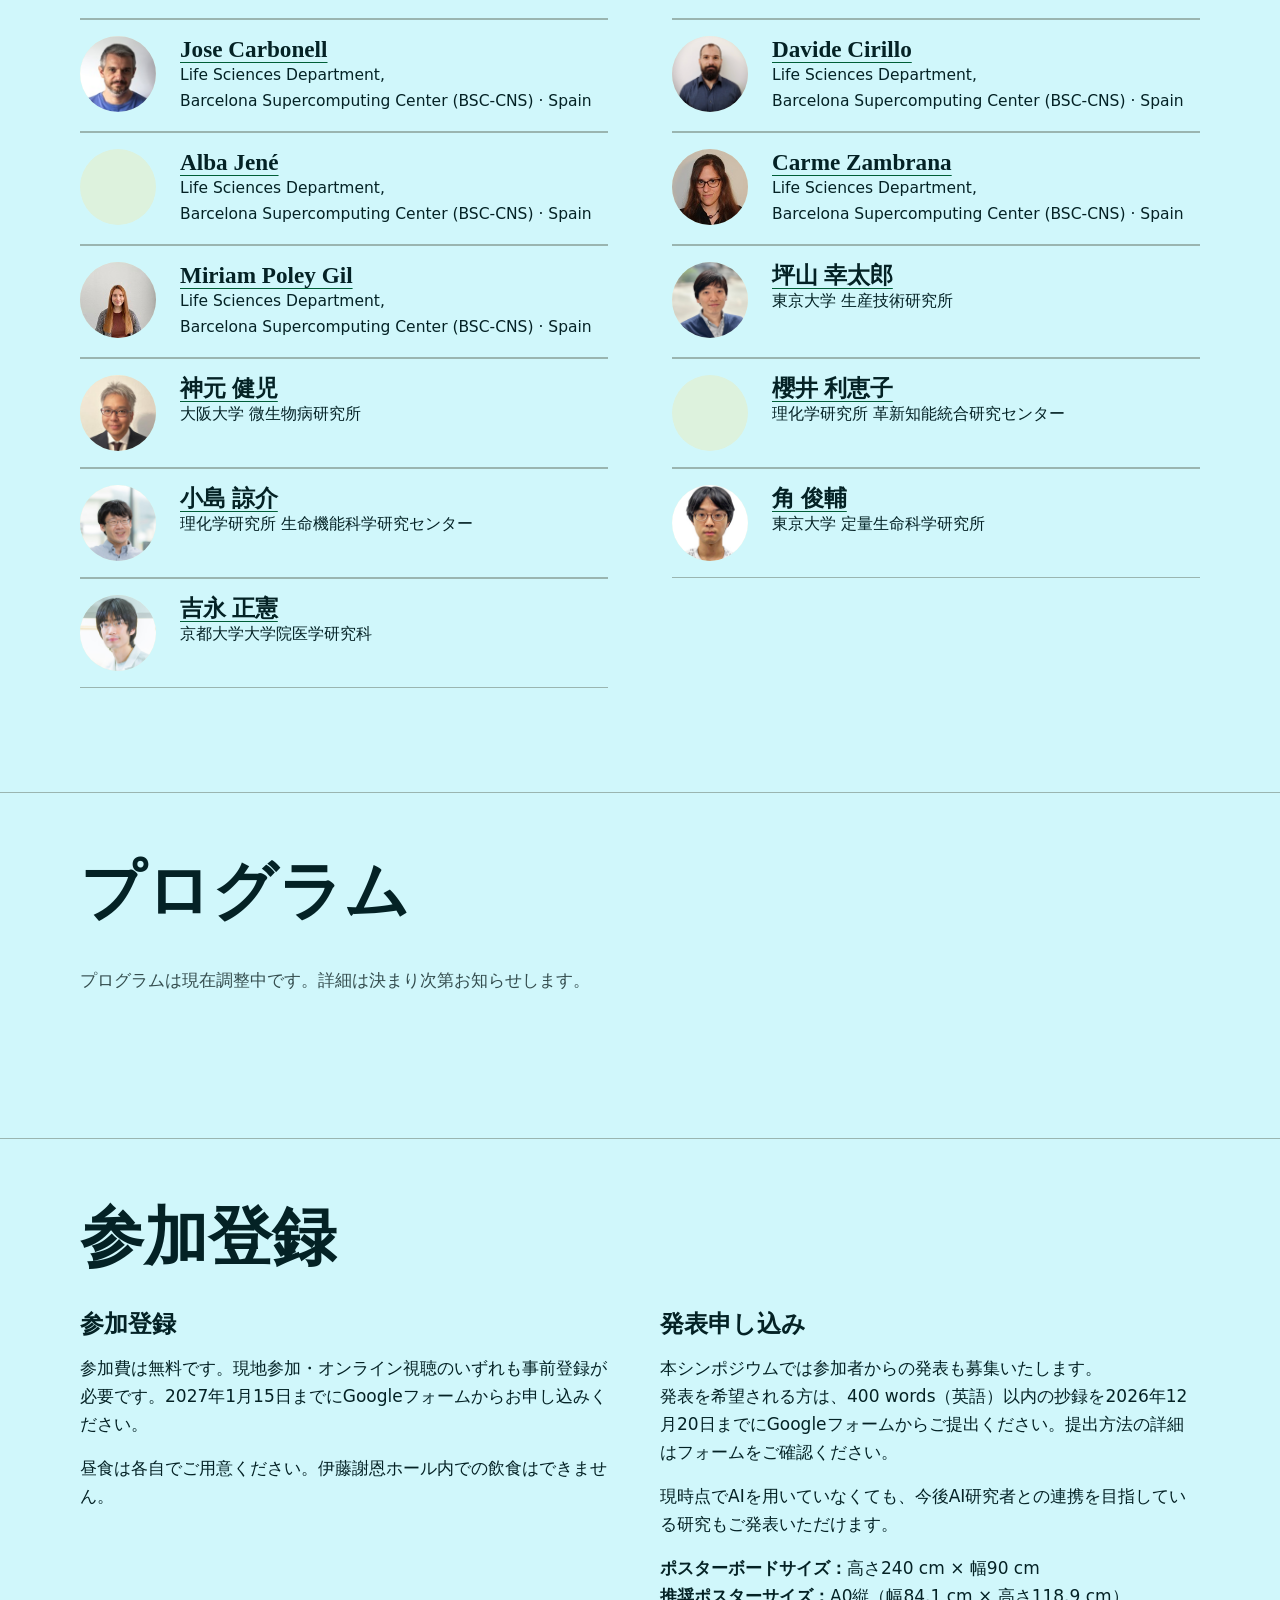
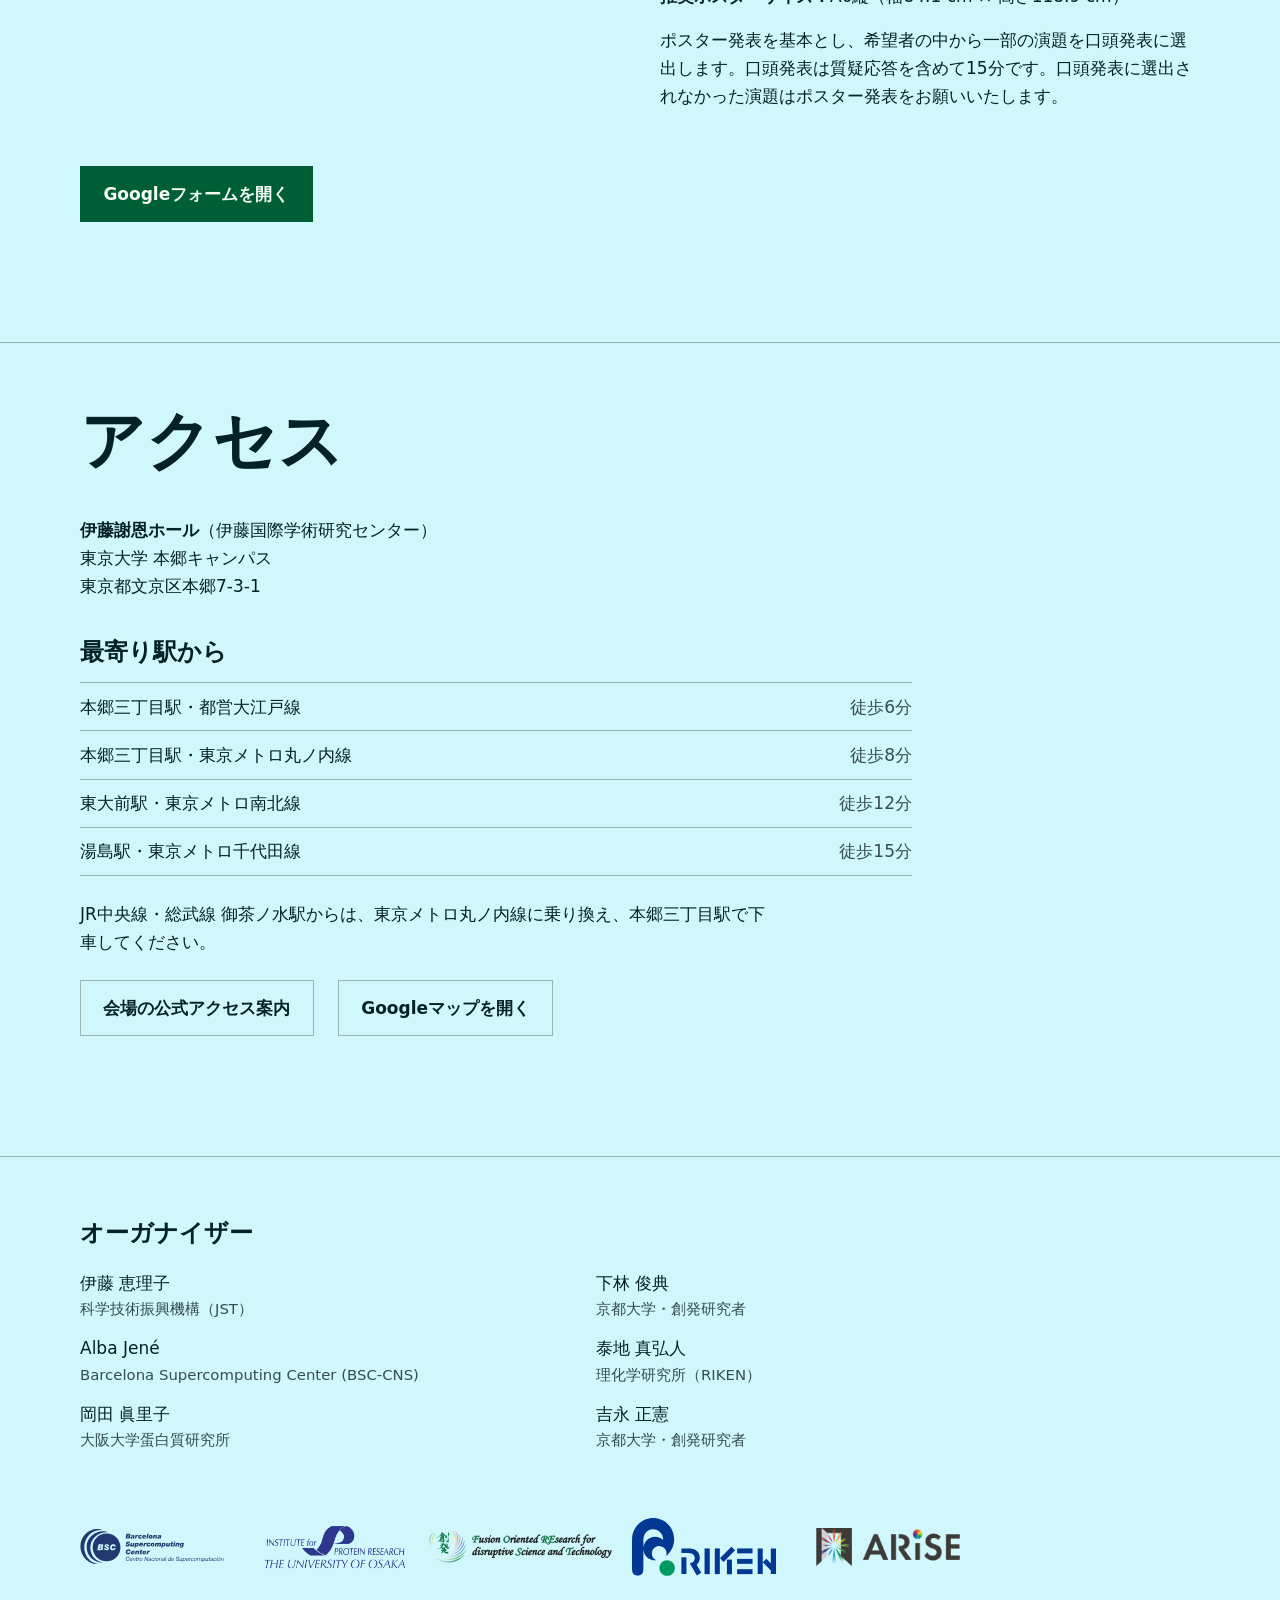
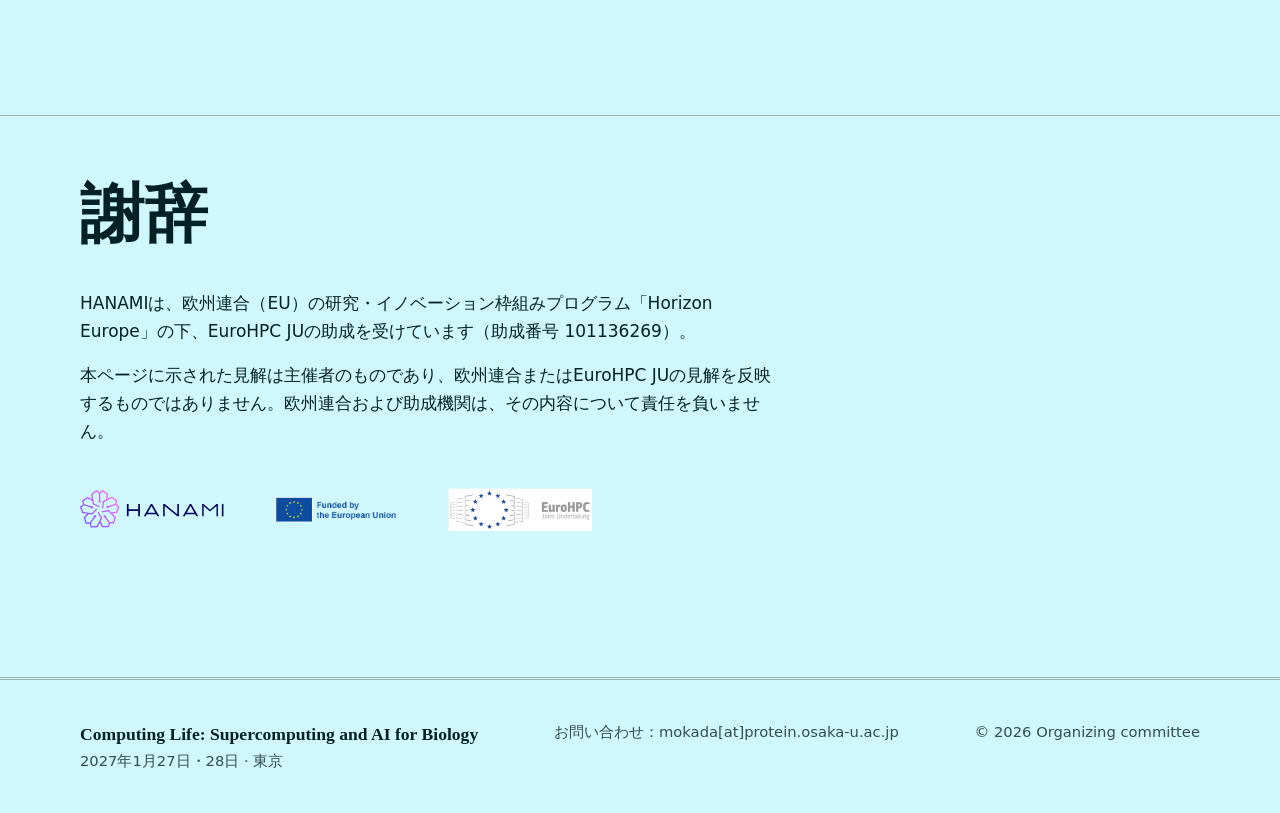
<file: index-ja.html>
<!DOCTYPE html>
<html lang="ja">
<head>
  <meta charset="utf-8">
  <meta name="viewport" content="width=device-width, initial-scale=1">
  <meta http-equiv="Content-Security-Policy" content="default-src 'none'; style-src 'self'; script-src 'self'; img-src 'self' data:; base-uri 'none'; form-action 'none'">
  <title>Computing Life: Supercomputing and AI for Biology — 27–28 January 2027, Tokyo</title>
  <meta name="description" content="欧州と日本の研究者が、AIエージェントを活用した生命科学研究について議論する国際シンポジウム。2027年1月27日・28日、東京大学伊藤謝恩ホールにて開催。">
  <meta name="theme-color" content="#e8f4f1">
  <link rel="stylesheet" href="assets/css/style.css">
  <script src="assets/js/main.js" defer></script>
</head>
<body>
  <a class="skip" href="#general">本文へ</a>

  <header class="masthead">
    <div class="wrap">
      <a class="masthead__mark" href="#top">Tokyo + Online · 27–28 Jan 2027</a>
      <nav aria-label="セクションと言語">
        <ul>
          <li><a href="#general">開催概要</a></li>
          <li><a href="#speakers">講演者</a></li>
          <li><a href="#registration">参加登録</a></li>
          <li><a href="#access">アクセス</a></li>
        </ul>
      </nav>
      <div class="language-switch" role="group" aria-label="言語">
        <a href="index.html" lang="en">EN</a><span aria-hidden="true">/</span><a href="index-ja.html" lang="ja" aria-current="page">JP</a>
      </div>
    </div>
  </header>

  <main id="top">
    <section class="hero" aria-labelledby="hero-title">
      <div class="wrap">
        <h1 class="hero__title" id="hero-title">Computing Life: Supercomputing and AI for Biology</h1>
        <p class="hero__subtitle">A conversation between Europe and Japan empowered by agentic research</p>
        <p class="hero__date">2027年1月27日・28日</p>
        <p class="hero__meta">
          <span><a href="#access"><strong>伊藤謝恩ホール</strong></a>（伊藤国際学術研究センター）</span>
          <span>東京大学 本郷キャンパス</span>
          <span>現地・オンライン ハイブリッド開催</span>
        </p>
        <p class="hero__deadlines">
          <span><strong>演題抄録締切</strong> 2026年12月20日</span>
          <span><strong>参加登録締切</strong> 2027年1月15日</span>
        </p>
        <p class="hero__cta">
          <a class="btn" href="#registration">参加登録</a>
          <a class="btn btn--quiet" href="assets/flyer/computing_life_flyer.pdf" type="application/pdf">フライヤー（PDF）</a>
        </p>
      </div>
    </section>

    <section class="section" id="general" aria-labelledby="general-h">
      <div class="wrap">
        <h2 id="general-h">開催概要</h2>
        <p>AIが生命科学研究の原動力となりつつある今日、計算科学と生命科学を融合する研究の発展には、国や機関の枠を越えた交流がますます重要になっています。スーパーコンピュータ「MareNostrum 5」を擁するバルセロナ・スーパーコンピューティング・センター（BSC-CNS）は、欧州を代表する高性能計算拠点の一つで、計算科学の幅広い分野で研究を行い、その成果を基礎研究、応用研究、教育に展開しています。本シンポジウムでは、BSC-CNSをはじめとする欧州の研究機関から研究者を迎え、ゲノミクス、バイオインフォマティクス、合成生物学、創薬、細胞シミュレーション、基礎医学などの分野で、AIや計算科学の手法を開発する、あるいは研究ツールとして活用する日本と欧州の若手・中堅研究者が一堂に会します。AI駆動型生物学が直面する課題について議論を深め、AIがもたらす生命科学の未来を共に考えます。</p>

        <dl class="facts">
          <div>
            <dt>開催日</dt>
            <dd>2027年1月27日（水）・28日（木）</dd>
          </div>
          <div>
            <dt>会場</dt>
            <dd>東京大学 本郷キャンパス 伊藤国際学術研究センター 伊藤謝恩ホール</dd>
          </div>
          <div>
            <dt>開催形式</dt>
            <dd>現地・オンライン ハイブリッド開催</dd>
          </div>
          <div>
            <dt>対象</dt>
            <dd>研究者・企業関係者をはじめ、どなたでもご参加いただけます。</dd>
          </div>
          <div>
            <dt>主催・共催</dt>
            <dd>
              <ul class="org-names">
                <li>Barcelona Supercomputing Center（BSC-CNS）</li>
                <li>大阪大学 蛋白質研究所（蛋白研セミナー採択事業）</li>
                <li>科学技術振興機構（JST）創発的研究支援事業（FOREST）</li>
                <li>理化学研究所（RIKEN）</li>
                <li>共催：科学技術振興機構（JST）ARiSE（AI to Redesign Scientific Exploration）</li>
              </ul>
            </dd>
          </div>
          <div>
            <dt>参加費</dt>
            <dd>無料</dd>
          </div>
        </dl>
        <figure class="flyer">
          <a href="assets/flyer/computing_life_flyer.pdf" type="application/pdf">
          <img src="assets/flyer/computing_life_flyer.png" alt="シンポジウムのフライヤー" width="240" height="340" loading="lazy" decoding="async">
          </a>
          <figcaption><a href="assets/flyer/computing_life_flyer.pdf" type="application/pdf">フライヤーをダウンロード（PDF）</a></figcaption>
</figure>
      </div>
    </section>

    <section class="section" id="speakers" aria-labelledby="speakers-h">
      <div class="wrap">
        <h2 id="speakers-h">講演者</h2>

        <h3>基調講演者</h3>
        <ul class="people people--key">
      <li class="person">
          <img class="person__photo" src="assets/images/speakers/portraits-final/alfonso-valencia.png" alt="Alfonso Valencia" width="320" height="320" loading="lazy" decoding="async">
          <div class="person__details">
          <a class="person__name" href="https://www.bsc.es/valencia-alfonso" target="_blank" rel="noopener">Alfonso Valencia</a>
          <span class="person__role"><b>Life Sciences Department,<br>Barcelona Supercomputing Center (BSC-CNS) · Spain</b></span>
          </div>
      </li>
      <li class="person">
          <img class="person__photo" src="assets/images/speakers/portraits-final/etsuo-susaki.png" alt="洲崎 悦生" width="320" height="320" loading="lazy" decoding="async">
          <div class="person__details"><a class="person__name" href="https://www.dbsb.science" target="_blank" rel="noopener">洲崎 悦生</a><span class="person__role"><b>順天堂大学大学院医学研究科 生化学・生体システム医科学</b></span></div>
      </li>
      <li class="person">
          <img class="person__photo" src="assets/images/speakers/portraits-final/emmanuel-barillot.png" alt="Emmanuel Barillot" width="320" height="320" loading="lazy" decoding="async">
          <div class="person__details"><a class="person__name" href="https://institut-curie.org/person/emmanuel-barillot" target="_blank" rel="noopener">Emmanuel Barillot</a><span class="person__role"><b>Computational Oncology Unit,<br>Institut Curie · France</b></span></div>
      </li>
          <li class="person">
          <img class="person__photo" src="assets/images/speakers/portraits-final/seiya-imoto.png" alt="井元 清哉" width="320" height="320" loading="lazy" decoding="async">
          <div class="person__details"><a class="person__name" href="https://hmi-genome-seq.com" target="_blank" rel="noopener">井元 清哉</a><span class="person__role"><b>東京大学医科学研究所 健康医療インテリジェンス分野</b></span></div>
          </li>
        </ul>

        <h3>講演者</h3>
        <ul class="people">
      <li class="person">
        <img class="person__photo" src="assets/images/speakers/portraits-final/anais-baudot.png" alt="Anaïs Baudot" width="320" height="320" loading="lazy" decoding="async">
        <div class="person__details"><a class="person__name" href="https://mmg.univ-amu.fr/en/teams/baudot-anais" target="_blank" rel="noopener">Anaïs Baudot</a><span class="person__role"><b>Marseille Medical Genetics (MMG),<br>Aix-Marseille Université · France</b></span></div>
     </li>
    <li class="person">
        <img class="person__photo" src="assets/images/speakers/portraits-final/laurence-calzone.png" alt="Laurence Calzone" width="320" height="320" loading="lazy" decoding="async">
        <div class="person__details"><a class="person__name" href="https://institut-curie.org/person/laurence-calzone" target="_blank" rel="noopener">Laurence Calzone</a><span class="person__role"><b>Computational Oncology Unit,<br>Institut Curie · France</b><br></span></div>
    </li>
    <li class="person">
        <img class="person__photo" src="assets/images/speakers/portraits-final/jose-carbonell.png" alt="Jose Carbonell" width="320" height="320" loading="lazy" decoding="async">
        <div class="person__details"><a class="person__name" href="https://www.bsc.es/carbonell-caballero-jose" target="_blank" rel="noopener">Jose Carbonell</a><span class="person__role"><b>Life Sciences Department,<br>Barcelona Supercomputing Center (BSC-CNS) · Spain</b></span></div>
    </li>
    <li class="person">
        <img class="person__photo" src="assets/images/speakers/portraits-final/davide-cirillo.png" alt="Davide Cirillo" width="320" height="320" loading="lazy" decoding="async">
        <div class="person__details"><a class="person__name" href="https://www.bsc.es/cirillo-davide" target="_blank" rel="noopener">Davide Cirillo</a><span class="person__role"><b>Life Sciences Department,<br>Barcelona Supercomputing Center (BSC-CNS) · Spain</b></span></div>
        <li class="person">
        <img class="person__photo" src="assets/images/speakers/portraits-final/alba-jene.jpg" alt="Alba Jené" width="320" height="320" loading="lazy" decoding="async">
        <div class="person__details"><a class="person__name" href="https://www.bsc.es/jene-alba" target="_blank" rel="noopener">Alba Jené</a><span class="person__role"><b>Life Sciences Department,<br>Barcelona Supercomputing Center (BSC-CNS) · Spain</b></span></div>
    </li>
    <li class="person">
          <img class="person__photo" src="assets/images/speakers/portraits-final/carme-zambrana.jpeg" alt="Carme Zambrana" width="320" height="320" loading="lazy" decoding="async">
        <div class="person__details"><a class="person__name" href="https://www.bsc.es/zambrana-carme" target="_blank" rel="noopener">Carme Zambrana</a><span class="person__role"><b>Life Sciences Department,<br>Barcelona Supercomputing Center (BSC-CNS) · Spain</b></span></div>
    </li>
    <li class="person">
        <img class="person__photo" src="assets/images/speakers/portraits-final/mpoley.jpeg" alt="Miriam Poley Gil" width="320" height="320" loading="lazy" decoding="async">
        <div class="person__details"><a class="person__name" href="https://www.bsc.es/poley-gil-miriam" target="_blank" rel="noopener">Miriam Poley Gil</a><span class="person__role"><b>Life Sciences Department,<br>Barcelona Supercomputing Center (BSC-CNS) · Spain</b></span></div>
    </li>
    <li class="person">
        <img class="person__photo" src="assets/images/speakers/portraits-final/kotaro-tsuboyama.png" alt="坪山 幸太郎" width="320" height="320" loading="lazy" decoding="async">
        <div class="person__details"><a class="person__name" href="https://www.tsubolab.org" target="_blank" rel="noopener">坪山 幸太郎</a><span class="person__role"><b>東京大学 生産技術研究所</b></span></div>
    </li>
    <li class="person">
        <img class="person__photo" src="assets/images/speakers/portraits-final/kenji-kamimoto.png" alt="神元 健児" width="320" height="320" loading="lazy" decoding="async">
        <div class="person__details"><a class="person__name" href="https://kamimoto.digital" target="_blank" rel="noopener">神元 健児</a><span class="person__role"><b>大阪大学 微生物病研究所</b></span></div>
        </li>
    <li class="person">
        <img class="person__photo" src="assets/images/speakers/portraits-final/rieko-sakurai.png" alt="櫻井 利恵子" width="320" height="320" loading="lazy" decoding="async">
        <div class="person__details"><a class="person__name" href="https://researchmap.jp/re9h5tgus" target="_blank" rel="noopener">櫻井 利恵子</a><span class="person__role"><b>理化学研究所 革新知能統合研究センター</b></span></div>
    </li>
    <li class="person">
        <img class="person__photo" src="assets/images/speakers/portraits-final/ryosuke-kojima.png" alt="小島 諒介" width="320" height="320" loading="lazy" decoding="async">
        <div class="person__details"><a class="person__name" href="https://www.bdr.riken.jp/en/research/labs/kojima-r/index.html" target="_blank" rel="noopener">小島 諒介</a><span class="person__role"><b>理化学研究所 生命機能科学研究センター</b></span></div>
    </li>
    <li class="person">
        <img class="person__photo" src="assets/images/speakers/portraits-final/shunsuke-sumi.png" alt="角 俊輔" width="320" height="320" loading="lazy" decoding="async">
        <div class="person__details"><a class="person__name" href="https://researchmap.jp/shunsukesumi" target="_blank" rel="noopener">角 俊輔</a><span class="person__role"><b>東京大学 定量生命科学研究所</b></span></div>
    </li>
    <li class="person">
        <img class="person__photo" src="assets/images/speakers/portraits-final/masanori-yoshinaga.png" alt="吉永 正憲" width="320" height="320" loading="lazy" decoding="async">
        <div class="person__details"><a class="person__name" href="https://researchmap.jp/m_yoshi" target="_blank" rel="noopener">吉永 正憲</a><span class="person__role"><b>京都大学大学院医学研究科</b></span></div>
    </li>
        </ul>
      </div>
    </section>

    <section class="section section--soft" id="program" aria-labelledby="program-h">
      <div class="wrap">
        <h2 id="program-h">プログラム</h2>
        <p class="notice">プログラムは現在調整中です。詳細は決まり次第お知らせします。</p>
      </div>
    </section>

    <section class="section section--soft" id="registration" aria-labelledby="registration-h">
      <div class="wrap">
        <h2 id="registration-h">参加登録</h2>
        <div class="reg">
          <div>
            <h3>参加登録</h3>
            <p>参加費は無料です。現地参加・オンライン視聴のいずれも事前登録が必要です。2027年1月15日までにGoogleフォームからお申し込みください。</p>
            <p>昼食は各自でご用意ください。伊藤謝恩ホール内での飲食はできません。</p>
          </div>
          <div>
            <h3>発表申し込み</h3>
            <p>本シンポジウムでは参加者からの発表も募集いたします。
            <br>発表を希望される方は、400 words（英語）以内の抄録を2026年12月20日までにGoogleフォームからご提出ください。提出方法の詳細はフォームをご確認ください。</p>
            <p>現時点でAIを用いていなくても、今後AI研究者との連携を目指している研究もご発表いただけます。</p>
            <p><strong>ポスターボードサイズ：</strong>高さ240 cm × 幅90 cm<br><strong>推奨ポスターサイズ：</strong>A0縦（幅84.1 cm × 高さ118.9 cm）</p>
            <p>ポスター発表を基本とし、希望者の中から一部の演題を口頭発表に選出します。口頭発表は質疑応答を含めて15分です。口頭発表に選出されなかった演題はポスター発表をお願いいたします。</p>
          </div>
          <div>
            <p><a class="btn" href="https://forms.gle/ckXwF1gBt7Aojx8a7" target="_blank" rel="noopener noreferrer">Googleフォームを開く</a></p>
          </div>
        </div>
      </div>
    </section>

    <section class="section" id="access" aria-labelledby="access-h">
      <div class="wrap">
        <h2 id="access-h">アクセス</h2>
        <p><strong>伊藤謝恩ホール</strong>（伊藤国際学術研究センター）<br>東京大学 本郷キャンパス<br>東京都文京区本郷7-3-1</p>

        <h3>最寄り駅から</h3>
        <ul class="stations">
          <li><span>本郷三丁目駅・都営大江戸線</span><span>徒歩6分</span></li>
          <li><span>本郷三丁目駅・東京メトロ丸ノ内線</span><span>徒歩8分</span></li>
          <li><span>東大前駅・東京メトロ南北線</span><span>徒歩12分</span></li>
          <li><span>湯島駅・東京メトロ千代田線</span><span>徒歩15分</span></li>
        </ul>
        <p>JR中央線・総武線 御茶ノ水駅からは、東京メトロ丸ノ内線に乗り換え、本郷三丁目駅で下車してください。</p>

        <p class="access-links">
          <a class="btn btn--quiet" href="https://www.u-tokyo.ac.jp/adm/iirc/en/access.html" rel="noopener noreferrer">会場の公式アクセス案内</a>
          <a class="btn btn--quiet" href="https://www.google.com/maps/search/?api=1&amp;query=Ito+Hall+The+University+of+Tokyo" rel="noopener noreferrer">Googleマップを開く</a>
        </p>
      </div>
    </section>

    <section class="section section--soft" id="organizers" aria-labelledby="organizers-h">
      <div class="wrap">
        <h3 id="organizers-h">オーガナイザー</h3>
        <ul class="committee">
          <li>伊藤 恵理子<span>科学技術振興機構（JST）</span></li>
          <li>Alba Jené<span>Barcelona Supercomputing Center (BSC-CNS)</span></li>
          <li>岡田 眞里子<span>大阪大学蛋白質研究所</span></li>
          <li>下林 俊典<span>京都大学・創発研究者</span></li>
          <li>泰地 真弘人<span>理化学研究所（RIKEN）</span></li>
          <li>吉永 正憲<span>京都大学・創発研究者</span></li>
        </ul>
        <ul class="org-logos" aria-label="主催・共催機関のロゴ">
          <li><a class="org-logo" href="https://www.bsc.es/" aria-label="Barcelona Supercomputing Center（BSC-CNS）、主催" rel="noopener noreferrer"><span class="org-logo__image"><img src="assets/images/logos/BSC-blue.svg" alt="Barcelona Supercomputing Center（BSC-CNS）"></span></a></li>
          <li><a class="org-logo" href="https://www.protein.osaka-u.ac.jp/en/" aria-label="大阪大学 蛋白質研究所、主催" rel="noopener noreferrer"><span class="org-logo__image"><img src="assets/images/logos/ipr-osaka-logo.png" alt="大阪大学 蛋白質研究所"></span></a></li>
          <li><a class="org-logo" href="https://www.jst.go.jp/souhatsu/en/" aria-label="JST創発的研究支援事業、主催" rel="noopener noreferrer"><span class="org-logo__image org-logo__image--large"><img src="assets/images/logos/jst-forest-logo.svg" alt="JST FOREST"></span></a></li>
          <li><a class="org-logo" href="https://www.riken.jp/en/" aria-label="理化学研究所、主催" rel="noopener noreferrer"><span class="org-logo__image"><img src="assets/images/logos/riken-logo.svg" alt="RIKEN"></span></a></li>
          <li><a class="org-logo" href="https://www.jst.go.jp/program/arise/en/index.html" aria-label="JST ARiSE、共催" rel="noopener noreferrer"><span class="org-logo__image"><img src="assets/images/logos/jst-arise-logo.png" alt="JST ARiSE"></span></a></li>
        </ul>
      </div>
    </section>

    <section class="section section--soft" id="acknowledgements" aria-labelledby="acknowledgements-h">
      <div class="wrap">
        <h2 id="acknowledgements-h">謝辞</h2>
        <p>HANAMIは、欧州連合（EU）の研究・イノベーション枠組みプログラム「Horizon Europe」の下、EuroHPC JUの助成を受けています（助成番号 101136269）。</p>
        <p>本ページに示された見解は主催者のものであり、欧州連合またはEuroHPC JUの見解を反映するものではありません。欧州連合および助成機関は、その内容について責任を負いません。</p>
        <ul class="org-logos org-logos--acknowledgements" aria-label="謝辞に関するロゴ">
          <li><a class="org-logo" href="https://hanami-project.com/" aria-label="HANAMIプロジェクト" rel="noopener noreferrer"><span class="org-logo__image"><img src="assets/images/logos/hanami-logo.svg" alt="HANAMI"></span></a></li>
          <li><span class="org-logo"><span class="org-logo__image"><img src="assets/images/logos/eu-funded-by-european-union.png" alt="欧州連合の助成"></span></span></li>
          <li><span class="org-logo"><span class="org-logo__image"><img src="assets/images/logos/eurohpc-joint-undertaking.png" alt="EuroHPC共同事業"></span></span></li>
        </ul>
      </div>
    </section>
  </main>

  <footer class="footer">
    <div class="wrap">
      <p><strong>Computing Life: Supercomputing and AI for Biology</strong><br>2027年1月27日・28日 · 東京</p>
      <p>お問い合わせ：mokada[at]protein.osaka-u.ac.jp</p>
      <p>&copy; <span id="year">2026</span> Organizing committee</p>
    </div>
  </footer>
</body>
</html>
</file>
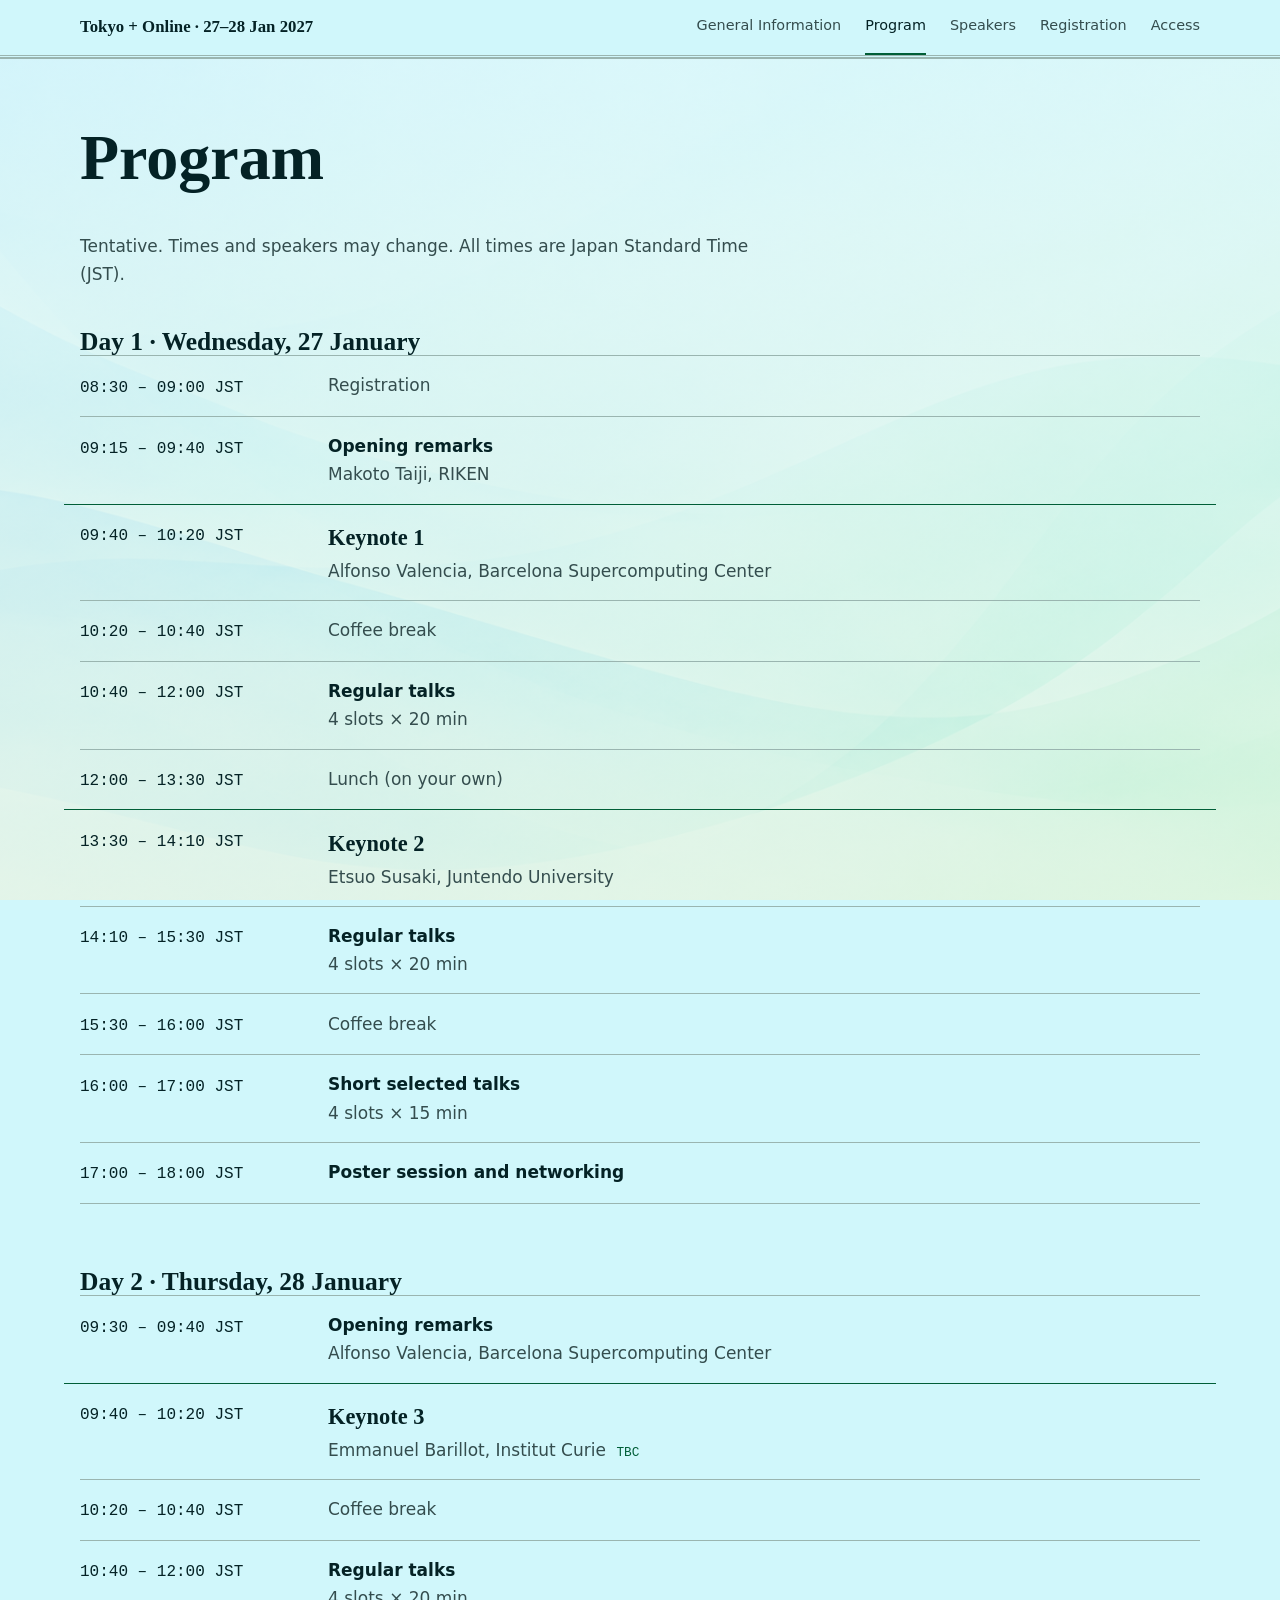
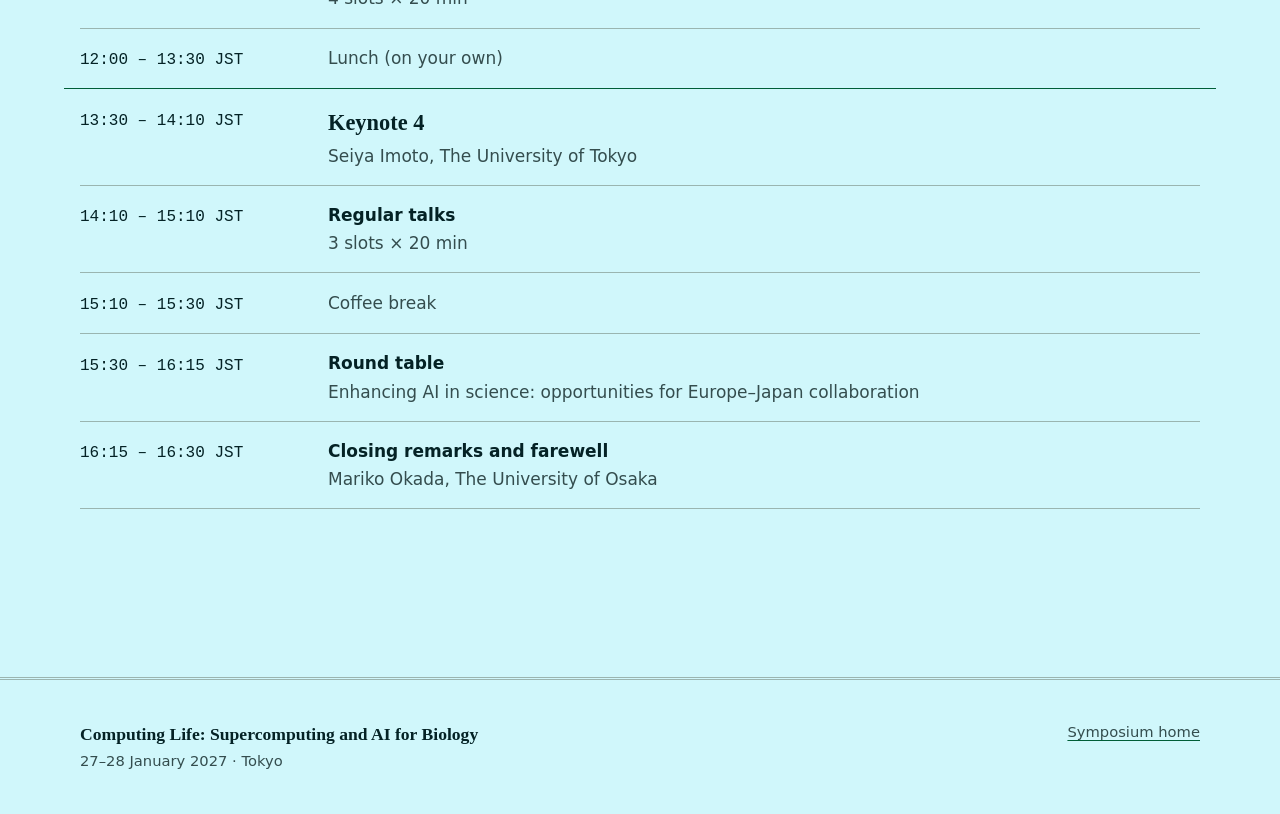
<file: program.html>
<!DOCTYPE html>
<html lang="en">
<head>
  <meta charset="utf-8">
  <meta name="viewport" content="width=device-width, initial-scale=1">
  <meta http-equiv="Content-Security-Policy" content="default-src 'none'; style-src 'self'; script-src 'self'; img-src 'self' data:; base-uri 'none'; form-action 'none'">
  <title>Program | Computing Life: Supercomputing and AI for Biology</title>
  <meta name="description" content="Tentative program for Computing Life: Supercomputing and AI for Biology, 27–28 January 2027 in Tokyo.">
  <meta name="theme-color" content="#e8f4f1">
  <link rel="stylesheet" href="assets/css/style.css">
  <script src="assets/js/main.js" defer></script>
</head>
<body>
  <a class="skip" href="#program">Skip to program</a>

  <header class="masthead">
    <div class="wrap">
      <a class="masthead__mark" href="index.html#top">Tokyo + Online · 27–28 Jan 2027</a>
      <nav aria-label="Sections">
        <ul>
          <li><a href="index.html#general">General Information</a></li>
          <li><a href="#program" aria-current="true">Program</a></li>
          <li><a href="index.html#speakers">Speakers</a></li>
          <li><a href="index.html#registration">Registration</a></li>
          <li><a href="index.html#access">Access</a></li>
        </ul>
      </nav>
    </div>
  </header>

  <main>
    <section class="section section--soft" id="program" aria-labelledby="program-h">
      <div class="wrap">
        <h1 class="program-page-title" id="program-h">Program</h1>
        <p class="notice">Tentative. Times and speakers may change. All times are Japan Standard Time (JST).</p>

        <div class="day">
          <h2>Day 1 · Wednesday, 27 January</h2>
          <ol class="slots">
            <li class="slot slot--break"><time>08:30 – 09:00 JST</time><div class="slot__title">Registration</div></li>
            <li class="slot"><time>09:15 – 09:40 JST</time><div><div class="slot__title">Opening remarks</div><div class="slot__who">Makoto Taiji, RIKEN</div></div></li>
            <li class="slot slot--key"><time>09:40 – 10:20 JST</time><div><div class="slot__title">Keynote 1</div><div class="slot__who">Alfonso Valencia, Barcelona Supercomputing Center</div></div></li>
            <li class="slot slot--break"><time>10:20 – 10:40 JST</time><div class="slot__title">Coffee break</div></li>
            <li class="slot"><time>10:40 – 12:00 JST</time><div><div class="slot__title">Regular talks</div><div class="slot__who">4 slots × 20 min</div></div></li>
            <li class="slot slot--break"><time>12:00 – 13:30 JST</time><div class="slot__title">Lunch (on your own)</div></li>
            <li class="slot slot--key"><time>13:30 – 14:10 JST</time><div><div class="slot__title">Keynote 2</div><div class="slot__who">Etsuo Susaki, Juntendo University</div></div></li>
            <li class="slot"><time>14:10 – 15:30 JST</time><div><div class="slot__title">Regular talks</div><div class="slot__who">4 slots × 20 min</div></div></li>
            <li class="slot slot--break"><time>15:30 – 16:00 JST</time><div class="slot__title">Coffee break</div></li>
            <li class="slot"><time>16:00 – 17:00 JST</time><div><div class="slot__title">Short selected talks</div><div class="slot__who">4 slots × 15 min</div></div></li>
            <li class="slot"><time>17:00 – 18:00 JST</time><div class="slot__title">Poster session and networking</div></li>
          </ol>
        </div>

        <div class="day">
          <h2>Day 2 · Thursday, 28 January</h2>
          <ol class="slots">
            <li class="slot"><time>09:30 – 09:40 JST</time><div><div class="slot__title">Opening remarks</div><div class="slot__who">Alfonso Valencia, Barcelona Supercomputing Center</div></div></li>
            <li class="slot slot--key"><time>09:40 – 10:20 JST</time><div><div class="slot__title">Keynote 3</div><div class="slot__who">Emmanuel Barillot, Institut Curie <span class="tbc">TBC</span></div></div></li>
            <li class="slot slot--break"><time>10:20 – 10:40 JST</time><div class="slot__title">Coffee break</div></li>
            <li class="slot"><time>10:40 – 12:00 JST</time><div><div class="slot__title">Regular talks</div><div class="slot__who">4 slots × 20 min</div></div></li>
            <li class="slot slot--break"><time>12:00 – 13:30 JST</time><div class="slot__title">Lunch (on your own)</div></li>
            <li class="slot slot--key"><time>13:30 – 14:10 JST</time><div><div class="slot__title">Keynote 4</div><div class="slot__who">Seiya Imoto, The University of Tokyo</div></div></li>
            <li class="slot"><time>14:10 – 15:10 JST</time><div><div class="slot__title">Regular talks</div><div class="slot__who">3 slots × 20 min</div></div></li>
            <li class="slot slot--break"><time>15:10 – 15:30 JST</time><div class="slot__title">Coffee break</div></li>
            <li class="slot"><time>15:30 – 16:15 JST</time><div><div class="slot__title">Round table</div><div class="slot__who">Enhancing AI in science: opportunities for Europe–Japan collaboration</div></div></li>
            <li class="slot"><time>16:15 – 16:30 JST</time><div><div class="slot__title">Closing remarks and farewell</div><div class="slot__who">Mariko Okada, The University of Osaka</div></div></li>
          </ol>
        </div>
      </div>
    </section>
  </main>

  <footer class="footer">
    <div class="wrap">
      <p><strong>Computing Life: Supercomputing and AI for Biology</strong><br>27–28 January 2027 · Tokyo</p>
      <p><a href="index.html">Symposium home</a></p>
    </div>
  </footer>
</body>
</html>
</file>
<file: assets/css/style.css>
/* Hallmark · genre: editorial · macrostructure: Marquee Hero → Index-First lists · theme: custom (Meeting Currents, pale aqua + leaf green) · enrichment: none · nav: N6 masthead (sticky) · footer: Ft1 mast-headed
 * Hallmark · pre-emit critique: P4 H4 E4 S5 R4 V4 */

:root {
  --color-paper: oklch(0.95 0.04 205);
  --color-paper-2: oklch(0.94 0.035 145);
  --color-ink: oklch(0.23 0.035 205);
  --color-ink-muted: oklch(0.4 0.03 200);
  --color-rule: oklch(0.75 0.03 185);
  --color-accent: oklch(0.42 0.11 160);
  --color-accent-ink: oklch(0.985 0.01 165);
  --color-focus: oklch(0.4 0.1 215);
  --color-logo-ink: oklch(0.23 0.035 205);

  --font-display: "Iowan Old Style", "Palatino Linotype", Palatino, "Hiragino Mincho ProN", "Yu Mincho", "Noto Serif JP", Georgia, serif;
  --font-body: system-ui, -apple-system, "Segoe UI", "Hiragino Sans", "Yu Gothic UI", "Noto Sans JP", sans-serif;
  --font-mono: ui-monospace, "SF Mono", "Cascadia Mono", Consolas, monospace;

  --space-xs: 0.5rem;
  --space-s: 1rem;
  --space-m: 1.5rem;
  --space-l: 2.5rem;
  --space-xl: 4rem;
  --space-2xl: 6.5rem;

  --measure: 64ch;
  --page-pad: clamp(1.25rem, 5vw, 4rem);
  --ease-out: cubic-bezier(0.16, 1, 0.3, 1);
  --nav-h: 3.25rem;
}

*, *::before, *::after { box-sizing: border-box; }

html {
  overflow-x: clip;
  scroll-padding-top: calc(var(--nav-h) + 1rem);
  -webkit-text-size-adjust: 100%;
}

body {
  margin: 0;
  overflow-x: clip;
  background-color: var(--color-paper);
  background-image: linear-gradient(
    color-mix(in oklch, var(--color-paper) 65%, transparent),
    color-mix(in oklch, var(--color-paper-2) 65%, transparent)
  ), url("../images/background.png");
  background-position: center;
  background-size: cover;
  background-repeat: no-repeat;
  background-attachment: fixed;
  color: var(--color-ink);
  font-family: var(--font-body);
  font-size: 1.0625rem;
  line-height: 1.65;
}

h1, h2, h3, h4 {
  font-family: var(--font-display);
  font-style: normal;
  font-weight: 600;
  line-height: 1.08;
  margin: 0;
  overflow-wrap: anywhere;
  min-width: 0;
  text-wrap: balance;
}

p { margin: 0 0 var(--space-s); max-width: var(--measure); }
a { color: inherit; text-decoration-color: var(--color-accent); text-underline-offset: 0.2em; text-decoration-thickness: 1px; }
a:hover { color: var(--color-accent); }
:focus-visible { outline: 2px solid var(--color-focus); outline-offset: 3px; }

.skip { position: absolute; left: var(--space-s); top: -4rem; background: var(--color-accent); color: var(--color-accent-ink); padding: var(--space-xs) var(--space-s); z-index: 20; }
.skip:focus { top: var(--space-s); }

.wrap { padding-inline: var(--page-pad); max-width: 78rem; margin-inline: auto; }

.tbd { color: var(--color-ink-muted); border-bottom: 1px dashed var(--color-rule); }

/* Masthead */
.masthead {
  position: sticky; top: 0; z-index: 10;
  background: var(--color-paper);
  border-bottom: 3px double var(--color-rule);
}
.masthead .wrap { display: flex; align-items: center; justify-content: space-between; gap: var(--space-m); min-height: var(--nav-h); }
.masthead__mark { font-family: var(--font-display); font-weight: 600; font-size: 1.05rem; text-decoration: none; white-space: nowrap; }
.masthead__mark:hover { color: var(--color-ink); }
.masthead nav { position: relative; min-width: 0; overflow-x: auto; scrollbar-width: none; }
.masthead nav::-webkit-scrollbar { display: none; }
.masthead ul { display: flex; gap: var(--space-m); list-style: none; margin: 0; padding: 0; }
.masthead .language-switch { display: flex; flex: 0 0 auto; align-items: center; gap: 0.45rem; white-space: nowrap; }
.masthead .language-switch > span { color: var(--color-ink-muted); }
.masthead .language-switch a { display: block; padding-block: 0.9rem; border-bottom: 2px solid transparent; color: var(--color-ink-muted); font-size: 0.9rem; text-decoration: none; }
.masthead .language-switch a:hover { color: var(--color-ink); }
.masthead .language-switch a[aria-current="page"] { border-bottom-color: var(--color-accent); color: var(--color-ink); }
.masthead nav a {
  display: block; white-space: nowrap; text-decoration: none;
  font-size: 0.9rem; color: var(--color-ink-muted);
  padding-block: 0.9rem; border-bottom: 2px solid transparent;
}
.masthead nav a:hover { color: var(--color-ink); }
.masthead nav a[aria-current="true"] { color: var(--color-ink); border-bottom-color: var(--color-accent); }

/* Hero */
.hero { padding-block: var(--space-2xl) var(--space-xl); }
.hero__title { font-size: clamp(2.7rem, 7.5vw, 6.5rem); letter-spacing: -0.02em; line-height: 1.02; margin-bottom: var(--space-s); }
.hero__subtitle { max-width: 52ch; margin: 0 0 var(--space-l); color: var(--color-ink-muted); font-family: var(--font-display); font-size: clamp(1.2rem, 2.4vw, 1.65rem); line-height: 1.35; }
.hero__date {
  font-family: var(--font-display);
  font-size: clamp(1.5rem, 3.5vw, 2.4rem);
  font-weight: 500;
  color: var(--color-accent);
  font-variant-numeric: lining-nums;
  margin: 0;
}
.hero__meta { display: grid; grid-template-columns: minmax(0, 1fr); gap: var(--space-xs); margin-top: var(--space-l); font-size: 1.2rem; }
.hero__meta strong { font-weight: 600; }
.hero__deadlines { display: flex; flex-wrap: wrap; gap: var(--space-xs) var(--space-l); margin-top: var(--space-m); color: var(--color-ink-muted); font-size: 0.95rem; }
.hero__deadlines strong { margin-right: 0.3rem; color: var(--color-ink); font-weight: 600; }
.hero__cta { margin-top: var(--space-l); display: flex; flex-wrap: wrap; gap: var(--space-m); align-items: baseline; }

.hero > .wrap > * { animation: rise 0.7s var(--ease-out) both; }
.hero > .wrap > :nth-child(2) { animation-delay: 0.08s; }
.hero > .wrap > :nth-child(3) { animation-delay: 0.16s; }
.hero > .wrap > :nth-child(4) { animation-delay: 0.24s; }
@keyframes rise { from { opacity: 0; transform: translateY(12px); } }

/* Buttons / links */
.btn {
  display: inline-block; white-space: nowrap; text-decoration: none;
  font-weight: 600; padding: 0.8rem 1.4rem;
  background: var(--color-accent); color: var(--color-accent-ink);
  border: 1px solid var(--color-accent);
  transition: background 0.18s var(--ease-out), color 0.18s var(--ease-out);
}
.btn:hover { background: var(--color-ink); border-color: var(--color-ink); color: var(--color-accent-ink); }
.btn:active { transform: translateY(1px); }
.btn[aria-disabled="true"] {
  background: transparent; color: var(--color-ink-muted);
  border: 1px dashed var(--color-rule); cursor: not-allowed;
}
.btn--quiet { background: transparent; color: var(--color-ink); border-color: var(--color-rule); }
.btn--quiet:hover { background: transparent; border-color: var(--color-accent); color: var(--color-accent); }

/* Sections */
.section { border-top: 1px solid var(--color-rule); padding-block: var(--space-xl) var(--space-2xl); }
.section > .wrap > h2 { font-size: clamp(2.2rem, 5.5vw, 4rem); margin-bottom: var(--space-l); }
.section--soft { background: transparent; }
h3 { font-size: 1.5rem; margin: var(--space-l) 0 var(--space-s); }

/* Facts list */
.facts { display: grid; grid-template-columns: minmax(0, 1fr); margin: var(--space-l) 0 0; max-width: none; }
.facts > div { display: grid; grid-template-columns: minmax(0, 11rem) minmax(0, 1fr); gap: var(--space-m); padding-block: var(--space-s); border-top: 1px solid var(--color-rule); }
.facts > div:last-child { border-bottom: 1px solid var(--color-rule); }
.facts dt { color: var(--color-ink-muted); font-size: 0.95rem; }
.facts dd { margin: 0; }
.facts ul { list-style: none; margin: 0; padding: 0; }
.facts li + li { margin-top: 0.25rem; }
.facts small { color: var(--color-ink-muted); }
.org-names { display: grid; gap: 0.25rem; margin: 0; padding-left: 1.2rem; }
.org-logos { display: flex; flex-wrap: wrap; align-items: center; gap: var(--space-l); max-width: none; margin: var(--space-s) 0; padding: 0; list-style: none; }
.org-logos li { flex: 0 0 9rem; width: 9rem; min-width: 0; }
.org-logo { display: grid; width: 9rem; height: 6rem; place-items: center; padding: 0; color: var(--color-logo-ink); text-align: center; text-decoration: none; }
.org-logo:hover { color: var(--color-logo-ink); }
.org-logo__image { display: grid; width: 100%; height: 100%; place-items: center; }
.org-logo__image--large { transform: scale(1.3); }
.org-logo img { display: block; width: 100%; height: 100%; object-fit: contain; }

/* Program */
.program-page-title { font-size: clamp(2.2rem, 5.5vw, 4rem); margin-bottom: var(--space-l); }
.notice { color: var(--color-ink-muted); margin-bottom: var(--space-l); }
.day { margin-bottom: var(--space-xl); }
.day > h3 { margin-top: 0; font-size: clamp(1.5rem, 3vw, 2rem); }
.slots { list-style: none; margin: 0; padding: 0; }
.slot { display: grid; grid-template-columns: minmax(0, 14rem) minmax(0, 1fr); gap: var(--space-m); padding-block: 0.95rem; border-top: 1px solid var(--color-rule); }
.slot:last-child { border-bottom: 1px solid var(--color-rule); }
.slot time { display: block; font-family: var(--font-mono); font-size: 1rem; font-variant-numeric: tabular-nums; color: var(--color-ink); padding-top: 0.2rem; }
.slot__title { font-weight: 600; }
.slot__who { color: var(--color-ink-muted); }
.slot__who .tbc { color: var(--color-accent); }
.slot--key .slot__title { font-family: var(--font-display); font-size: 1.4rem; font-weight: 600; }
.slot--key { background: transparent; padding-inline: var(--space-s); margin-inline: calc(-1 * var(--space-s)); border-top-color: var(--color-accent); }
.slot--break .slot__title { font-weight: 400; color: var(--color-ink-muted); }

/* Speakers */
.people { display: grid; grid-template-columns: minmax(0, 1fr); column-gap: var(--space-xl); list-style: none; margin: 0; padding: 0; max-width: none; }
.person { display: grid; grid-template-columns: minmax(3.75rem, 4.75rem) minmax(0, 1fr); gap: var(--space-m); padding-block: var(--space-s); border-top: 1px solid var(--color-rule); border-bottom: 1px solid var(--color-rule); align-items: start; }
.person__photo { display: block; width: 100%; height: auto; aspect-ratio: 1 / 1; object-fit: cover; object-position: center; border-radius: 50%; background: var(--color-paper-2); }
.person__photo--fallback { display: grid; place-items: center; color: var(--color-accent); font-family: var(--font-mono); font-size: 0.9rem; }
.person__details { min-width: 0; text-align: left; }
.person__name { font-family: var(--font-display); font-size: 1.45rem; font-weight: 600; line-height: 1.2; }
.person__details > .person__name { display: block; text-align: left; }
.person__name a { text-decoration-color: var(--color-rule); }
.person__name a:hover { text-decoration-color: var(--color-accent); }
.person__role { color: var(--color-ink-muted); font-size: 0.97rem; }
.person__details > .person__role { display: block; }
.person__role b { color: var(--color-ink); font-weight: 500; }
.person__talk-title { margin: var(--space-xs) 0 0; color: var(--color-ink); font-size: 0.98rem; font-weight: 600; }
.person__talk-title:empty { display: none; }
.people--key .person__name { font-size: clamp(1.8rem, 3.4vw, 2.5rem); }
.tbc { color: var(--color-accent); font-family: var(--font-mono); font-size: 0.75em; margin-left: 0.4em; white-space: nowrap; }

@media (min-width: 1000px) {
  .people { grid-template-columns: repeat(2, minmax(0, 1fr)); }
}

/* Registration */
.reg { display: grid; grid-template-columns: repeat(2, minmax(0, 1fr)); gap: var(--space-l); max-width: none; }
.reg > div:last-child { grid-column: 1 / -1; }
.reg h3 { margin-top: 0; }

/* Access */
.stations { list-style: none; padding: 0; margin: 0 0 var(--space-m); max-width: 52rem; }
.stations li { display: flex; justify-content: space-between; gap: var(--space-m); padding-block: 0.6rem; border-top: 1px solid var(--color-rule); }
.stations li:last-child { border-bottom: 1px solid var(--color-rule); }
.stations span:last-child { color: var(--color-ink-muted); font-variant-numeric: tabular-nums; white-space: nowrap; }
.access-links { display: flex; flex-wrap: wrap; gap: var(--space-m); margin-top: var(--space-m); }

/* Committee */
.committee { columns: 2 16rem; column-gap: var(--space-l); list-style: none; padding: 0; margin: 0 0 var(--space-l); max-width: 62rem; }
.committee li { break-inside: avoid; padding-block: 0.4rem; }
.committee span { display: block; color: var(--color-ink-muted); font-size: 0.93rem; }

#organizers h3 { margin-top: 0; }

/* Footer */
.footer { border-top: 3px double var(--color-rule); padding-block: var(--space-l); color: var(--color-ink-muted); font-size: 0.92rem; }
.footer .wrap { display: flex; flex-wrap: wrap; gap: var(--space-s) var(--space-l); justify-content: space-between; }
.footer strong { font-family: var(--font-display); color: var(--color-ink); font-size: 1.1rem; font-weight: 600; }
.footer p { margin: 0; }

@media (max-width: 640px) {
  body { font-size: 1rem; }
  .slot { grid-template-columns: minmax(0, 1fr); gap: 0.15rem; }
  .person { grid-template-columns: minmax(3.5rem, 3.75rem) minmax(0, 1fr); gap: var(--space-s); }
  .facts > div { grid-template-columns: minmax(0, 1fr); gap: 0.1rem; }
  .hero { padding-block: var(--space-xl) var(--space-l); }
  .section { padding-block: var(--space-l) var(--space-xl); }
  .masthead__mark { display: none; }
  .masthead nav { flex: 1 1 auto; overflow: visible; }
  .masthead ul { flex-wrap: wrap; gap: 0 0.75rem; }
  .masthead nav a { padding-block: 0.55rem; }
  .masthead .wrap { gap: var(--space-s); }
}

@media (max-width: 400px) {
  .hero__title { font-size: clamp(1.8rem, 9.5vw, 2.7rem); letter-spacing: 0; overflow-wrap: normal; }
}

@media (max-width: 850px) {
  .reg { grid-template-columns: minmax(0, 1fr); }
  .reg > div:last-child { grid-column: auto; }
}

@media (prefers-reduced-motion: reduce) {
  .hero > .wrap > * { animation: none; }
  .btn { transition: none; }
}
.flyer {
  margin: 2rem 0 0;
}
.flyer img {
  display: block;
  width: 240px;
  max-width: 100%;
  height: auto;
  border: 1px solid rgba(0, 0, 0, .12);
  box-shadow: 0 2px 8px rgba(0, 0, 0, .08);
}
.flyer figcaption {
  margin-top: .5rem;
  font-size: .9rem;
}
</file>
